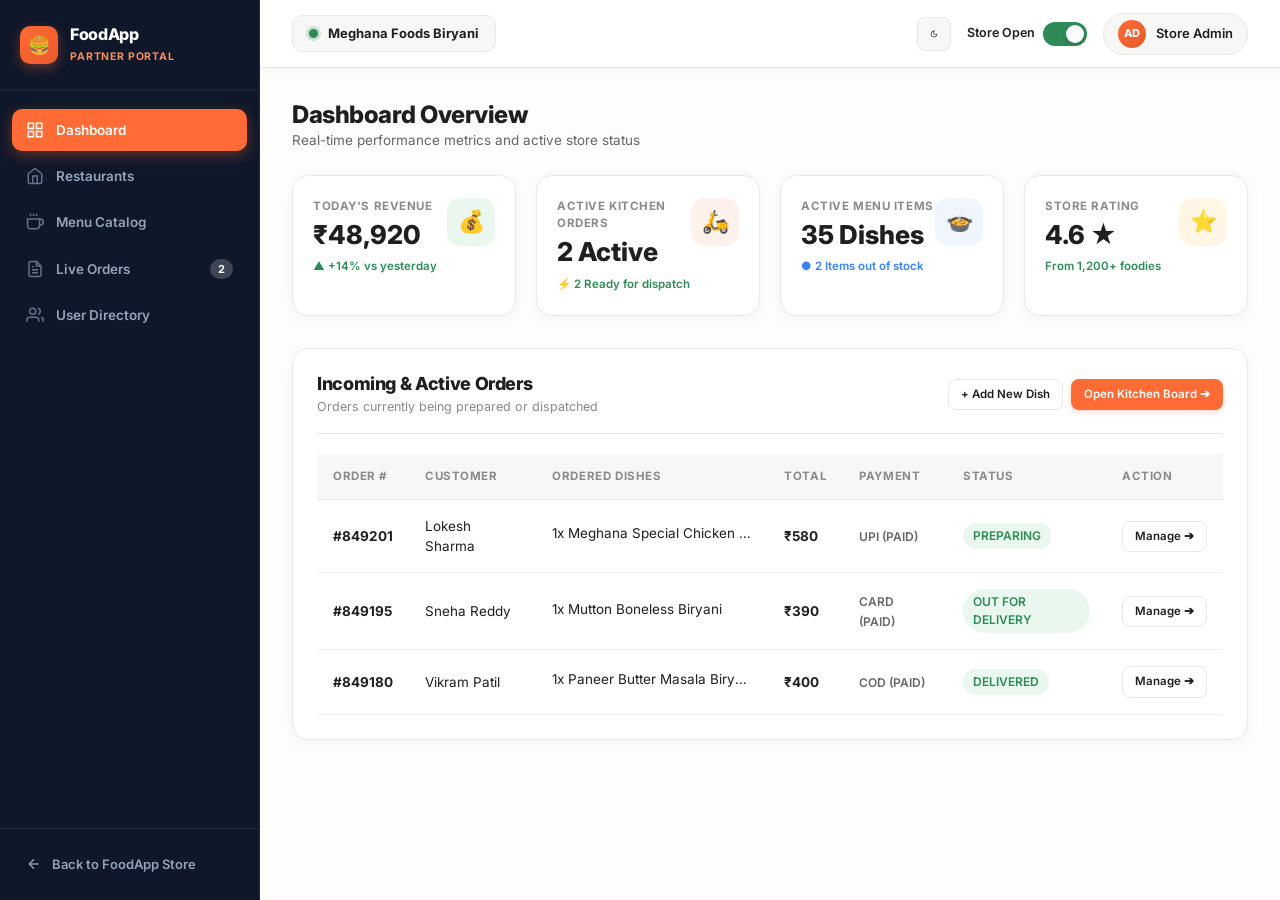
<file: frontend/admin-dashboard.html>
<!doctype html>
<html lang="en">
  <head>
    <meta charset="UTF-8" />
    <meta name="viewport" content="width=device-width, initial-scale=1.0" />
    <meta name="description" content="FoodApp Admin & Restaurant Partner Dashboard for live sales, analytics, and operational management." />
    <title>Admin Dashboard — FoodApp Partner</title>

    <!-- Google Fonts: Inter -->
    <link rel="preconnect" href="https://fonts.googleapis.com">
    <link rel="preconnect" href="https://fonts.gstatic.com" crossorigin>
    <link href="https://fonts.googleapis.com/css2?family=Inter:wght@400;500;600;700;800&display=swap" rel="stylesheet">

    <!-- CSS Stylesheets -->
    <link rel="stylesheet" href="css/design-system.css" />
    <link rel="stylesheet" href="css/components.css" />
    <link rel="stylesheet" href="css/admin.css" />

    <!-- Theme Init (Prevent FOUC) -->
    <script>
      (function() {
        try {
          const saved = localStorage.getItem('foodapp_theme');
          const prefersDark = window.matchMedia && window.matchMedia('(prefers-color-scheme: dark)').matches;
          const theme = saved === 'dark' || (saved !== 'light' && prefersDark) ? 'dark' : 'light';
          document.documentElement.setAttribute('data-theme', theme);
        } catch (e) {}
      })();
    </script>
  </head>
  <body class="admin-body">
    <div class="admin-layout-wrapper">
      <!-- Admin Sidebar -->
      <aside class="admin-sidebar" id="adminSidebar"></aside>

      <!-- Main Admin View Area -->
      <div class="admin-main">
        <!-- Admin Topbar -->
        <header class="admin-topbar" id="adminTopbar"></header>

        <!-- Admin Content Area -->
        <main class="admin-content-area">
          <!-- Page Header -->
          <div style="margin-bottom: 24px;">
            <h1 style="font-size: 24px; font-weight: 800;">Dashboard Overview</h1>
            <p style="font-size: 13.5px; color: var(--color-text-secondary);">Real-time performance metrics and active store status</p>
          </div>

          <!-- 1. KPI CARDS GRID -->
          <div class="kpi-grid" id="dashboardKPIs"></div>

          <!-- 2. QUICK SHORTCUTS & RECENT ORDERS TABLE -->
          <div class="admin-card">
            <div class="admin-card-header">
              <div>
                <h3>Incoming & Active Orders</h3>
                <p style="font-size: 12.5px; color: var(--color-text-muted); margin-top: 2px;">Orders currently being prepared or dispatched</p>
              </div>
              <div class="flex gap-2">
                <a href="admin-menu.html" class="btn btn-outline btn-sm">+ Add New Dish</a>
                <a href="admin-orders.html" class="btn btn-primary btn-sm">Open Kitchen Board ➔</a>
              </div>
            </div>

            <!-- Table -->
            <div class="table-responsive">
              <table class="admin-table">
                <thead>
                  <tr>
                    <th>Order #</th>
                    <th>Customer</th>
                    <th>Ordered Dishes</th>
                    <th>Total</th>
                    <th>Payment</th>
                    <th>Status</th>
                    <th>Action</th>
                  </tr>
                </thead>
                <tbody id="recentOrdersTableBody"></tbody>
              </table>
            </div>
          </div>
        </main>
      </div>
    </div>

    <!-- JavaScript Scripts -->
    <script src="js/mockData.js"></script>
    <script src="js/components.js"></script>
    <script src="js/admin.js"></script>
    <script>
      document.addEventListener('DOMContentLoaded', () => {
        AdminApp.init('dashboard');
      });
    </script>
  </body>
</html>
</file>
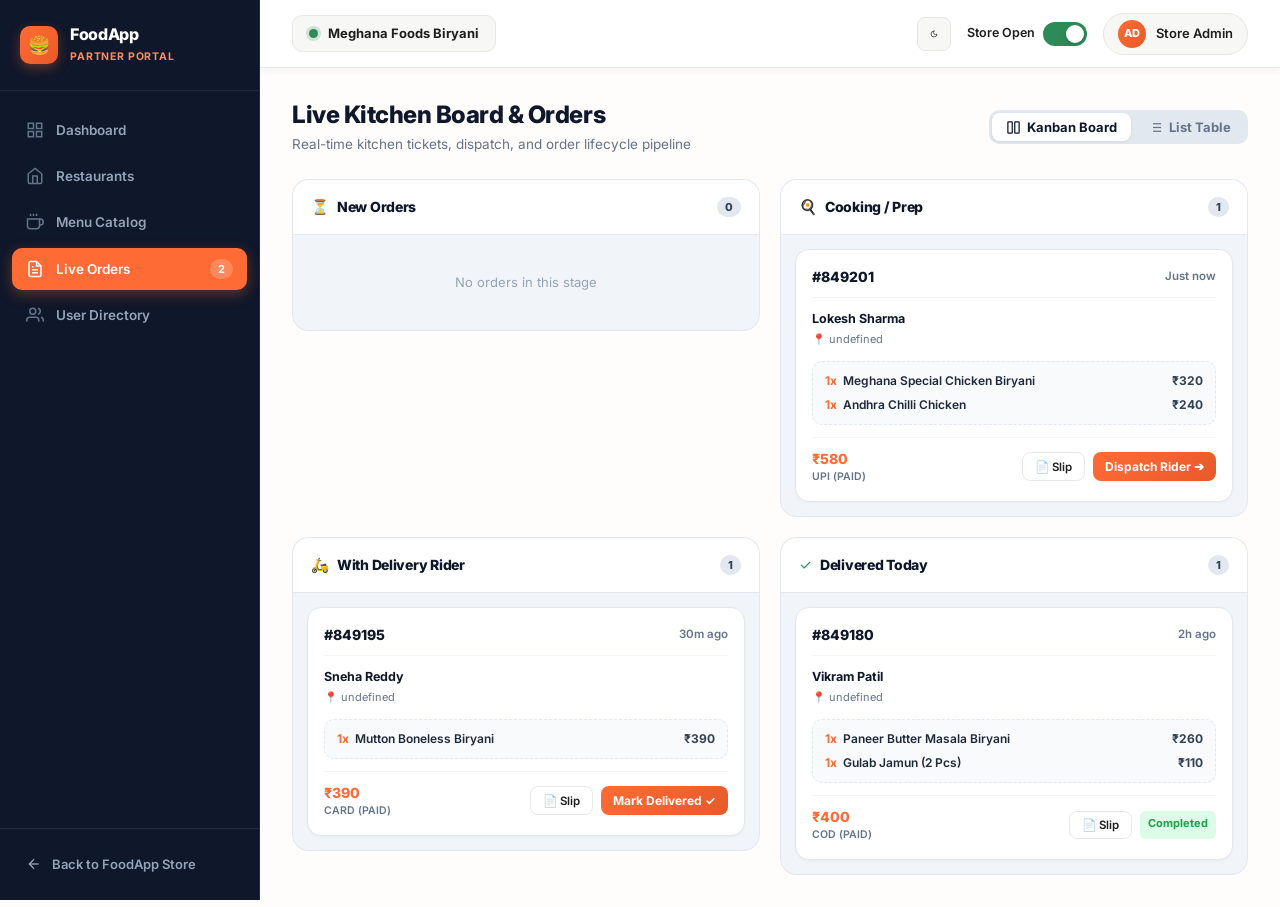
<file: frontend/admin-orders.html>
<!doctype html>
<html lang="en">
  <head>
    <meta charset="UTF-8" />
    <meta name="viewport" content="width=device-width, initial-scale=1.0" />
    <meta name="description" content="Real-time kitchen fulfillment board and order dispatching for FoodApp restaurant partners." />
    <title>Live Kitchen Board & Orders — FoodApp Admin</title>

    <!-- Google Fonts: Inter -->
    <link rel="preconnect" href="https://fonts.googleapis.com">
    <link rel="preconnect" href="https://fonts.gstatic.com" crossorigin>
    <link href="https://fonts.googleapis.com/css2?family=Inter:wght@400;500;600;700;800&display=swap" rel="stylesheet">

    <!-- CSS Stylesheets -->
    <link rel="stylesheet" href="css/design-system.css" />
    <link rel="stylesheet" href="css/components.css" />
    <link rel="stylesheet" href="css/admin.css" />
    <link rel="stylesheet" href="css/admin-orders.css" />

    <!-- Theme Init (Prevent FOUC) -->
    <script>
      (function() {
        try {
          const saved = localStorage.getItem('foodapp_theme');
          const prefersDark = window.matchMedia && window.matchMedia('(prefers-color-scheme: dark)').matches;
          const theme = saved === 'dark' || (saved !== 'light' && prefersDark) ? 'dark' : 'light';
          document.documentElement.setAttribute('data-theme', theme);
        } catch (e) {}
      })();
    </script>
  </head>
  <body class="admin-body">
    <div class="admin-layout-wrapper">
      <!-- Admin Sidebar -->
      <aside class="admin-sidebar" id="adminSidebar"></aside>

      <!-- Main Admin View Area -->
      <div class="admin-main">
        <!-- Admin Topbar -->
        <header class="admin-topbar" id="adminTopbar"></header>

        <!-- Admin Content Area -->
        <main class="admin-content-area">
          <!-- Page Header & View Toggle -->
          <div class="flex items-center justify-between" style="margin-bottom: 24px; flex-wrap: wrap; gap: 16px;">
            <div>
              <h1 style="font-size: 24px; font-weight: 800; color: #0F172A; margin-bottom: 4px;">Live Kitchen Board & Orders</h1>
              <p style="font-size: 13.5px; color: #64748B;">Real-time kitchen tickets, dispatch, and order lifecycle pipeline</p>
            </div>

            <div class="view-switcher-group">
              <button type="button" class="view-switch-btn active" onclick="AdminOrders.switchView('kanban', this)">
                <svg width="15" height="15" viewBox="0 0 24 24" fill="none" stroke="currentColor" stroke-width="2"><rect x="3" y="3" width="7" height="18" rx="1"></rect><rect x="14" y="3" width="7" height="18" rx="1"></rect></svg>
                <span>Kanban Board</span>
              </button>
              <button type="button" class="view-switch-btn" onclick="AdminOrders.switchView('list', this)">
                <svg width="15" height="15" viewBox="0 0 24 24" fill="none" stroke="currentColor" stroke-width="2"><line x1="8" y1="6" x2="21" y2="6"></line><line x1="8" y1="12" x2="21" y2="12"></line><line x1="8" y1="18" x2="21" y2="18"></line><line x1="3" y1="6" x2="3.01" y2="6"></line><line x1="3" y1="12" x2="3.01" y2="12"></line><line x1="3" y1="18" x2="3.01" y2="18"></line></svg>
                <span>List Table</span>
              </button>
            </div>
          </div>

          <!-- 1. KANBAN BOARD VIEW -->
          <div class="kanban-board-grid" id="kanbanGrid">
            <!-- Column 1: Pending -->
            <div class="kanban-column">
              <div class="kanban-column-header">
                <div class="kanban-title-wrap">
                  <span style="color: var(--color-primary);">⏳</span>
                  <h3>New Orders</h3>
                </div>
                <span class="kanban-count-badge" id="countPending">0</span>
              </div>
              <div class="kanban-column-cards" id="kanbanPendingCards"></div>
            </div>

            <!-- Column 2: Kitchen Preparing -->
            <div class="kanban-column">
              <div class="kanban-column-header">
                <div class="kanban-title-wrap">
                  <span>🍳</span>
                  <h3>Cooking / Prep</h3>
                </div>
                <span class="kanban-count-badge" id="countPrep">0</span>
              </div>
              <div class="kanban-column-cards" id="kanbanPrepCards"></div>
            </div>

            <!-- Column 3: Out for Delivery -->
            <div class="kanban-column">
              <div class="kanban-column-header">
                <div class="kanban-title-wrap">
                  <span>🛵</span>
                  <h3>With Delivery Rider</h3>
                </div>
                <span class="kanban-count-badge" id="countOut">0</span>
              </div>
              <div class="kanban-column-cards" id="kanbanOutCards"></div>
            </div>

            <!-- Column 4: Completed -->
            <div class="kanban-column">
              <div class="kanban-column-header">
                <div class="kanban-title-wrap">
                  <span style="color: #16A34A;">✓</span>
                  <h3>Delivered Today</h3>
                </div>
                <span class="kanban-count-badge" id="countDel">0</span>
              </div>
              <div class="kanban-column-cards" id="kanbanDelCards"></div>
            </div>
          </div>

          <!-- 2. LIST VIEW TABLE -->
          <div class="orders-list-view-container" id="ordersListView">
            <div class="admin-card" style="padding: 0; overflow: hidden;">
              <div class="table-responsive">
                <table class="admin-table">
                  <thead>
                    <tr>
                      <th>Order #</th>
                      <th>Customer Info</th>
                      <th>Dishes</th>
                      <th>Total</th>
                      <th>Payment</th>
                      <th>Status</th>
                      <th>Actions</th>
                    </tr>
                  </thead>
                  <tbody id="ordersListTableBody"></tbody>
                </table>
              </div>
            </div>
          </div>
        </main>
      </div>
    </div>

    <!-- KOT Ticket Modal -->
    <div class="modal-overlay" id="kotModal" onclick="AdminOrders.closeModal()">
      <div class="modal-card" style="max-width: 500px;" onclick="event.stopPropagation()">
        <button class="modal-close-btn" onclick="AdminOrders.closeModal()">✕</button>
        <div id="kotSlipContent"></div>
      </div>
    </div>

    <!-- JavaScript Scripts -->
    <script src="js/mockData.js"></script>
    <script src="js/components.js"></script>
    <script src="js/admin.js"></script>
    <script src="js/admin-orders.js"></script>
  </body>
</html>
</file>
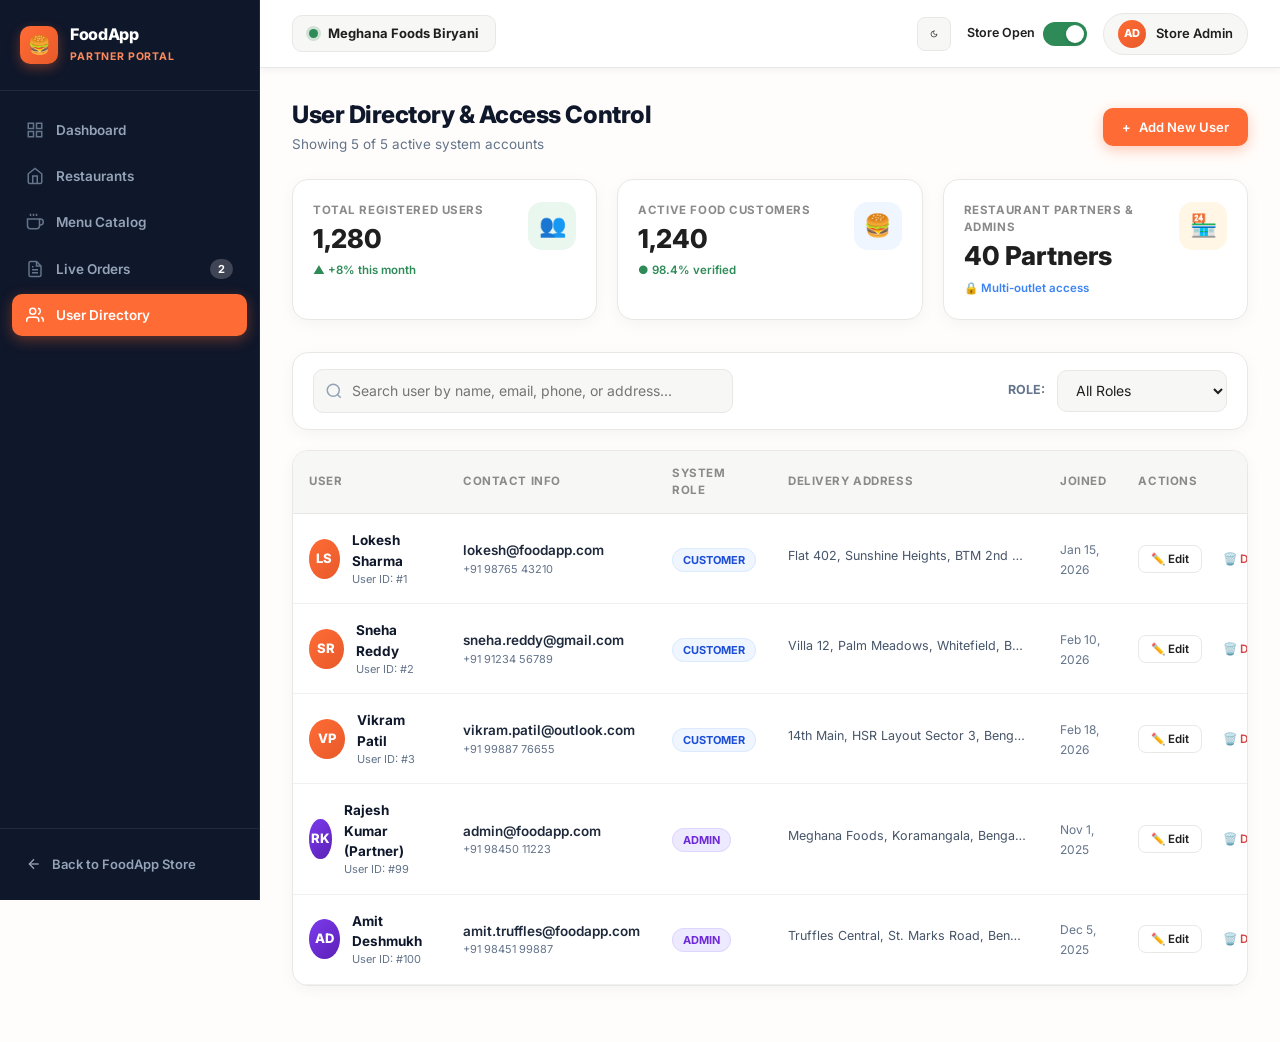
<file: frontend/admin-users.html>
<!doctype html>
<html lang="en">
  <head>
    <meta charset="UTF-8" />
    <meta name="viewport" content="width=device-width, initial-scale=1.0" />
    <meta name="description" content="Manage FoodApp registered users, customer accounts, and restaurant partner staff permissions." />
    <title>User Directory & Access Control — FoodApp Admin</title>

    <!-- Google Fonts: Inter -->
    <link rel="preconnect" href="https://fonts.googleapis.com">
    <link rel="preconnect" href="https://fonts.gstatic.com" crossorigin>
    <link href="https://fonts.googleapis.com/css2?family=Inter:wght@400;500;600;700;800&display=swap" rel="stylesheet">

    <!-- CSS Stylesheets -->
    <link rel="stylesheet" href="css/design-system.css" />
    <link rel="stylesheet" href="css/components.css" />
    <link rel="stylesheet" href="css/admin.css" />

    <!-- Theme Init (Prevent FOUC) -->
    <script>
      (function() {
        try {
          const saved = localStorage.getItem('foodapp_theme');
          const prefersDark = window.matchMedia && window.matchMedia('(prefers-color-scheme: dark)').matches;
          const theme = saved === 'dark' || (saved !== 'light' && prefersDark) ? 'dark' : 'light';
          document.documentElement.setAttribute('data-theme', theme);
        } catch (e) {}
      })();
    </script>
  </head>
  <body class="admin-body">
    <div class="admin-layout-wrapper">
      <!-- Admin Sidebar -->
      <aside class="admin-sidebar" id="adminSidebar"></aside>

      <!-- Main Admin View Area -->
      <div class="admin-main">
        <!-- Admin Topbar -->
        <header class="admin-topbar" id="adminTopbar"></header>

        <!-- Admin Content Area -->
        <main class="admin-content-area">
          <!-- Page Header -->
          <div class="flex items-center justify-between" style="margin-bottom: 24px; flex-wrap: wrap; gap: 16px;">
            <div>
              <h1 style="font-size: 24px; font-weight: 800; color: #0F172A; margin-bottom: 4px;">User Directory & Access Control</h1>
              <p style="font-size: 13.5px; color: #64748B;" id="userCountText">Manage registered customer accounts and partner administrative access</p>
            </div>
            <button type="button" class="btn btn-primary" onclick="AdminUsers.openAddModal()" style="box-shadow: 0 4px 14px rgba(255, 107, 53, 0.35);">
              <span>+</span> Add New User
            </button>
          </div>

          <!-- 1. KPI METRICS SUMMARY ROW -->
          <div class="kpi-grid" id="userMetricsKPIs" style="grid-template-columns: repeat(3, 1fr);"></div>

          <!-- 2. SEARCH & FILTERS TOOLBAR -->
          <div class="admin-card" style="padding: 16px 20px; margin-bottom: 20px;">
            <div class="flex items-center justify-between" style="flex-wrap: wrap; gap: 16px;">
              <div style="flex: 1; max-width: 420px; position: relative;">
                <input type="text" id="userSearchInput" class="saas-input" placeholder="Search user by name, email, phone, or address..." style="padding-left: 38px;">
                <svg width="18" height="18" viewBox="0 0 24 24" fill="none" stroke="#94A3B8" stroke-width="2" style="position: absolute; left: 12px; top: 13px; pointer-events: none;"><circle cx="11" cy="11" r="8"></circle><line x1="21" y1="21" x2="16.65" y2="16.65"></line></svg>
              </div>

              <div class="flex items-center gap-3">
                <label style="font-size: 12.5px; font-weight: 700; color: #64748B; text-transform: uppercase;">Role:</label>
                <select id="userRoleFilter" class="saas-input" style="width: 170px; height: 42px; cursor: pointer;">
                  <option value="ALL">All Roles</option>
                  <option value="CUSTOMER">Customers Only</option>
                  <option value="ADMIN">Admins / Partners</option>
                </select>
              </div>
            </div>
          </div>

          <!-- 3. USERS TABLE CARD -->
          <div class="admin-card" style="padding: 0; overflow: hidden;">
            <div class="table-responsive">
              <table class="admin-table">
                <thead>
                  <tr>
                    <th>User</th>
                    <th>Contact Info</th>
                    <th>System Role</th>
                    <th>Delivery Address</th>
                    <th>Joined</th>
                    <th>Actions</th>
                  </tr>
                </thead>
                <tbody id="usersTableBody"></tbody>
              </table>
            </div>
          </div>
        </main>
      </div>
    </div>

    <!-- Add / Edit User Modal -->
    <div class="modal-overlay" id="userModal" onclick="AdminUsers.closeModal()">
      <div class="modal-card" onclick="event.stopPropagation()">
        <button class="modal-close-btn" onclick="AdminUsers.closeModal()" aria-label="Close modal">✕</button>

        <div class="modal-header-box">
          <h3 id="userModalTitle">Add New System User</h3>
          <p>Create or update user account permissions and contact information</p>
        </div>

        <form id="userForm" onsubmit="AdminUsers.saveUser(event)">
          <input type="hidden" id="formUserId">

          <div class="modal-form-grid">
            <!-- Full Name -->
            <div class="full-col">
              <label class="saas-label" for="formUserName">Full Name *</label>
              <input type="text" id="formUserName" class="saas-input" placeholder="e.g. Rahul Sharma" required>
            </div>

            <!-- Email Address -->
            <div>
              <label class="saas-label" for="formUserEmail">Email Address *</label>
              <input type="email" id="formUserEmail" class="saas-input" placeholder="user@example.com" required>
            </div>

            <!-- Phone Number -->
            <div>
              <label class="saas-label" for="formUserPhone">Mobile Phone *</label>
              <input type="tel" id="formUserPhone" class="saas-input" placeholder="+91 98765 43210" required>
            </div>

            <!-- System Role -->
            <div>
              <label class="saas-label" for="formUserRole">Account Role *</label>
              <select id="formUserRole" class="saas-input" required>
                <option value="CUSTOMER">CUSTOMER (Standard App User)</option>
                <option value="ADMIN">ADMIN (Store Partner / Kitchen Staff)</option>
              </select>
            </div>

            <!-- Password -->
            <div>
              <label class="saas-label" for="formUserPassword">Password</label>
              <input type="password" id="formUserPassword" class="saas-input" placeholder="••••••••">
            </div>

            <!-- Delivery Address -->
            <div class="full-col">
              <label class="saas-label" for="formUserAddress">Primary Address</label>
              <input type="text" id="formUserAddress" class="saas-input" placeholder="e.g. BTM Layout 2nd Stage, Bengaluru">
            </div>
          </div>

          <!-- Footer Actions -->
          <div class="modal-footer-actions">
            <button type="button" class="btn btn-outline" onclick="AdminUsers.closeModal()">Cancel</button>
            <button type="submit" class="btn btn-primary" style="box-shadow: 0 4px 14px rgba(255, 107, 53, 0.35);">
              Save User
            </button>
          </div>
        </form>
      </div>
    </div>

    <!-- JavaScript Scripts -->
    <script src="js/mockData.js"></script>
    <script src="js/components.js"></script>
    <script src="js/admin.js"></script>
    <script src="js/admin-users.js"></script>
  </body>
</html>
</file>
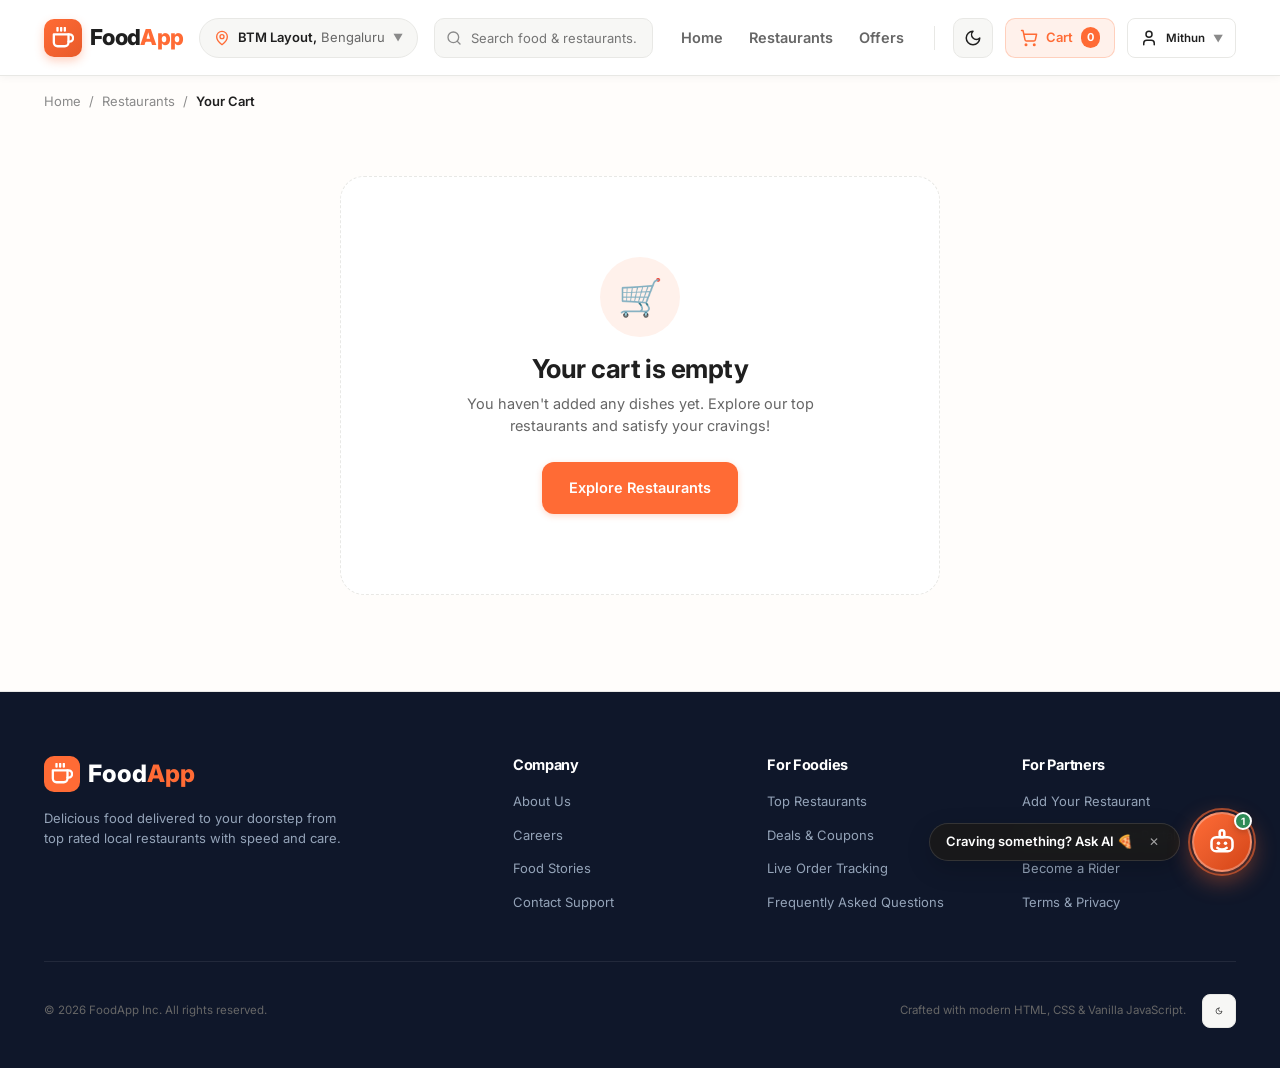
<file: frontend/cart.html>
<!doctype html>
<html lang="en">
  <head>
    <meta charset="UTF-8" />
    <meta name="viewport" content="width=device-width, initial-scale=1.0" />
    <meta name="description" content="Review your food cart, apply coupons, and proceed to secure checkout." />
    <title>Your Cart — FoodApp</title>

    <!-- Google Fonts: Inter -->
    <link rel="preconnect" href="https://fonts.googleapis.com">
    <link rel="preconnect" href="https://fonts.gstatic.com" crossorigin>
    <link href="https://fonts.googleapis.com/css2?family=Inter:wght@400;500;600;700;800&display=swap" rel="stylesheet">

    <!-- CSS Stylesheets -->
    <link rel="stylesheet" href="css/design-system.css" />
    <link rel="stylesheet" href="css/components.css" />
    <link rel="stylesheet" href="css/chatbot.css" />
    <link rel="stylesheet" href="css/cart.css" />

    <!-- Theme Init (Prevent FOUC) -->
    <script>
      (function() {
        try {
          const saved = localStorage.getItem('foodapp_theme');
          const prefersDark = window.matchMedia && window.matchMedia('(prefers-color-scheme: dark)').matches;
          const theme = saved === 'dark' || (saved !== 'light' && prefersDark) ? 'dark' : 'light';
          document.documentElement.setAttribute('data-theme', theme);
        } catch (e) {}
      })();
    </script>
  </head>
  <body>
    <!-- Dynamic Header / Navbar -->
    <div id="navbarPlaceholder"></div>

    <!-- Main Page Content -->
    <main>
      <div class="container">
        <!-- Breadcrumb Navigation -->
        <nav class="breadcrumb-nav" aria-label="Breadcrumb" style="padding: 16px 0 8px 0;">
          <ul class="breadcrumb-list" style="display: flex; gap: 8px; list-style: none; font-size: 13px; color: var(--color-text-muted);">
            <li><a href="index.html">Home</a></li>
            <li>/</li>
            <li><a href="restaurants.html">Restaurants</a></li>
            <li>/</li>
            <li style="color: var(--color-text-primary); font-weight: 600;">Your Cart</li>
          </ul>
        </nav>

        <!-- Cart Main Container (Populated dynamically) -->
        <section class="cart-main-section" id="cartMainContainer"></section>
      </div>
    </main>

    <!-- Dynamic Footer -->
    <div id="footerPlaceholder"></div>

    <!-- JavaScript Scripts -->
    <script src="js/mockData.js"></script>
    <script src="js/components.js"></script>
    <script src="js/chatbot.js"></script>
    <script src="js/cart.js"></script>
  </body>
</html>
</file>
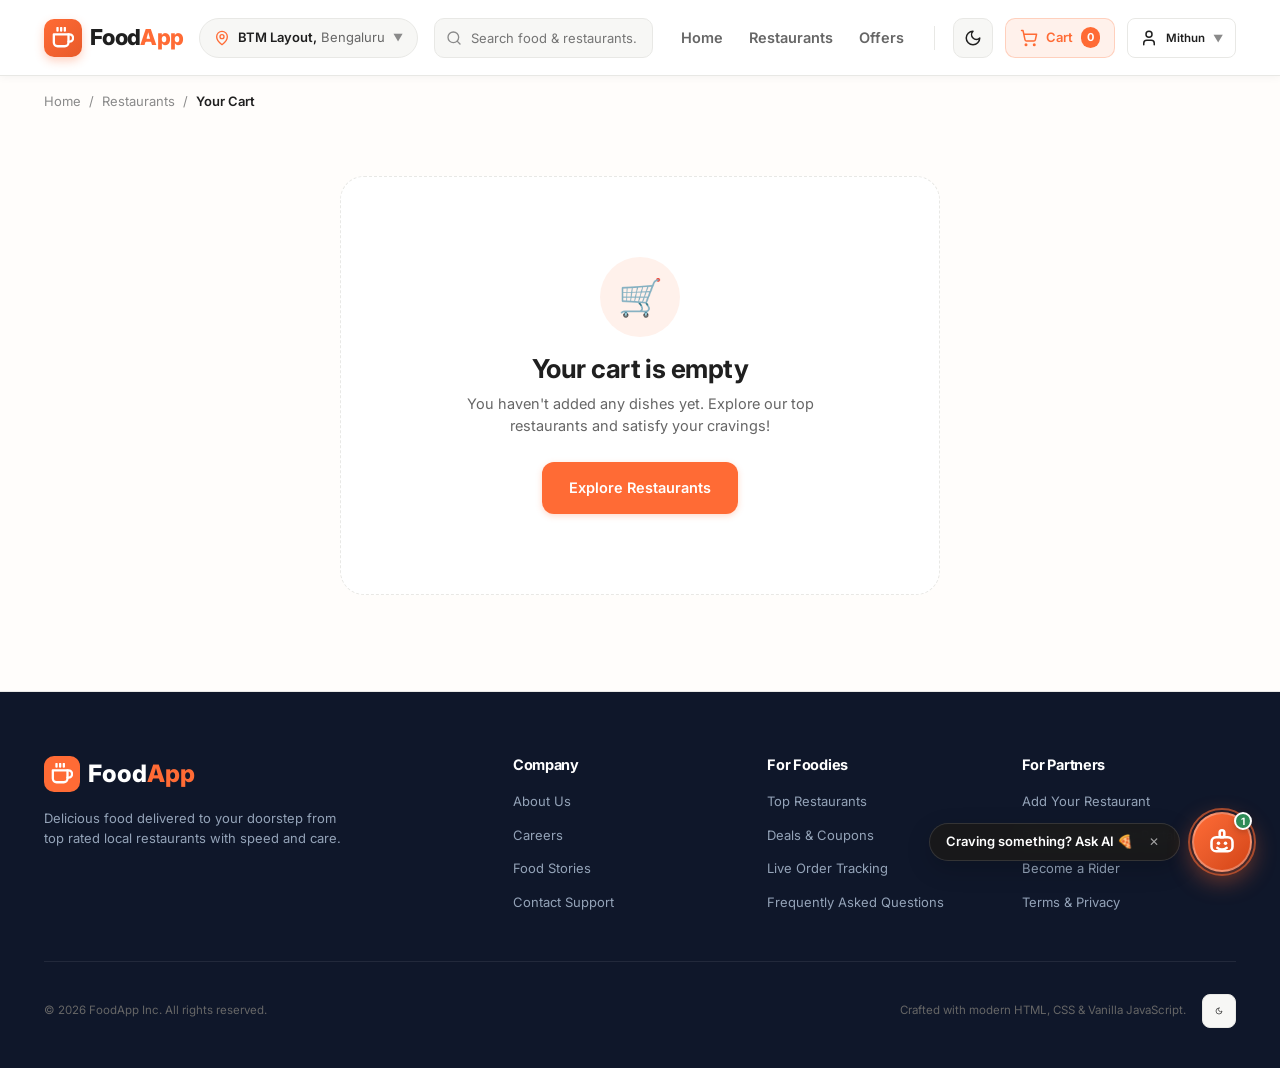
<file: frontend/checkout.html>
<!doctype html>
<html lang="en">
  <head>
    <meta charset="UTF-8" />
    <meta name="viewport" content="width=device-width, initial-scale=1.0" />
    <meta name="description" content="Complete your food order securely with fast delivery and flexible payment options." />
    <title>Secure Checkout — FoodApp</title>

    <!-- Google Fonts: Inter -->
    <link rel="preconnect" href="https://fonts.googleapis.com">
    <link rel="preconnect" href="https://fonts.gstatic.com" crossorigin>
    <link href="https://fonts.googleapis.com/css2?family=Inter:wght@400;500;600;700;800&display=swap" rel="stylesheet">

    <!-- CSS Stylesheets -->
    <link rel="stylesheet" href="css/design-system.css" />
    <link rel="stylesheet" href="css/components.css" />
    <link rel="stylesheet" href="css/chatbot.css" />
    <link rel="stylesheet" href="css/checkout.css" />

    <!-- Theme Init (Prevent FOUC) -->
    <script>
      (function() {
        try {
          const saved = localStorage.getItem('foodapp_theme');
          const prefersDark = window.matchMedia && window.matchMedia('(prefers-color-scheme: dark)').matches;
          const theme = saved === 'dark' || (saved !== 'light' && prefersDark) ? 'dark' : 'light';
          document.documentElement.setAttribute('data-theme', theme);
        } catch (e) {}
      })();
    </script>
  </head>
  <body>
    <!-- Dynamic Header / Navbar -->
    <div id="navbarPlaceholder"></div>

    <!-- Main Page Content -->
    <main>
      <div class="container">
        <!-- Breadcrumb Navigation -->
        <nav class="breadcrumb-nav" aria-label="Breadcrumb" style="padding: 16px 0 8px 0;">
          <ul class="breadcrumb-list" style="display: flex; gap: 8px; list-style: none; font-size: 13px; color: var(--color-text-muted);">
            <li><a href="index.html">Home</a></li>
            <li>/</li>
            <li><a href="cart.html">Cart</a></li>
            <li>/</li>
            <li style="color: var(--color-text-primary); font-weight: 600;">Checkout</li>
          </ul>
        </nav>

        <!-- Main Checkout Layout -->
        <section class="checkout-main-section">
          <div class="checkout-layout">
            <!-- Left Column: Steps (Address & Payment) -->
            <div class="checkout-steps-column">
              <!-- Step 1: Delivery Address -->
              <div class="checkout-step-card">
                <div class="step-card-header">
                  <div class="step-number-badge">1</div>
                  <h3>Select Delivery Address</h3>
                </div>

                <div class="address-cards-grid" id="savedAddressesGrid"></div>

                <button type="button" class="btn-add-address" onclick="Checkout.promptNewAddress()">
                  <span>+</span> Add New Delivery Address
                </button>
              </div>

              <!-- Step 2: Payment Method -->
              <div class="checkout-step-card">
                <div class="step-card-header">
                  <div class="step-number-badge">2</div>
                  <h3>Choose Payment Method</h3>
                </div>

                <div class="payment-methods-list">
                  <!-- Payment 1: UPI -->
                  <div class="payment-method-card selected" onclick="Checkout.selectPaymentMethod('UPI', this)">
                    <div class="payment-header-row">
                      <div class="payment-header-left">
                        <div class="payment-icon-wrap">📱</div>
                        <div class="payment-title-group">
                          <h4>Instant UPI (GPay / PhonePe / Paytm / QR)</h4>
                          <p>Zero extra charges, instant confirmation</p>
                        </div>
                      </div>
                      <div class="payment-radio-circle"></div>
                    </div>

                    <div class="payment-details-box">
                      <div class="form-group">
                        <label class="form-label" style="font-size: 12px;">Enter your UPI VPA ID</label>
                        <input type="text" class="form-input" style="height: 40px; padding-left: 14px;" value="lokesh@oksbi" placeholder="e.g. yourname@okhdfcbank">
                      </div>
                    </div>
                  </div>

                  <!-- Payment 2: Credit / Debit Card -->
                  <div class="payment-method-card" onclick="Checkout.selectPaymentMethod('CARD', this)">
                    <div class="payment-header-row">
                      <div class="payment-header-left">
                        <div class="payment-icon-wrap">💳</div>
                        <div class="payment-title-group">
                          <h4>Credit / Debit Card</h4>
                          <p>Visa, MasterCard, RuPay, Maestro</p>
                        </div>
                      </div>
                      <div class="payment-radio-circle"></div>
                    </div>

                    <div class="payment-details-box">
                      <div class="form-group" style="margin-bottom: 10px;">
                        <label class="form-label" style="font-size: 12px;">Card Number</label>
                        <input type="text" class="form-input" style="height: 40px; padding-left: 14px;" placeholder="4532 •••• •••• 8921">
                      </div>
                      <div class="payment-input-grid">
                        <div class="form-group">
                          <label class="form-label" style="font-size: 12px;">Expiry (MM/YY)</label>
                          <input type="text" class="form-input" style="height: 40px; padding-left: 14px;" placeholder="08/29">
                        </div>
                        <div class="form-group">
                          <label class="form-label" style="font-size: 12px;">CVV</label>
                          <input type="password" class="form-input" style="height: 40px; padding-left: 14px;" placeholder="•••" maxlength="3">
                        </div>
                      </div>
                    </div>
                  </div>

                  <!-- Payment 3: Net Banking -->
                  <div class="payment-method-card" onclick="Checkout.selectPaymentMethod('NET_BANKING', this)">
                    <div class="payment-header-row">
                      <div class="payment-header-left">
                        <div class="payment-icon-wrap">🏦</div>
                        <div class="payment-title-group">
                          <h4>Net Banking</h4>
                          <p>HDFC, ICICI, SBI, Axis and 40+ banks</p>
                        </div>
                      </div>
                      <div class="payment-radio-circle"></div>
                    </div>
                  </div>

                  <!-- Payment 4: Cash on Delivery -->
                  <div class="payment-method-card" onclick="Checkout.selectPaymentMethod('COD', this)">
                    <div class="payment-header-row">
                      <div class="payment-header-left">
                        <div class="payment-icon-wrap">💵</div>
                        <div class="payment-title-group">
                          <h4>Cash on Delivery (COD)</h4>
                          <p>Pay cash or UPI directly to the delivery rider</p>
                        </div>
                      </div>
                      <div class="payment-radio-circle"></div>
                    </div>
                  </div>
                </div>
              </div>
            </div>

            <!-- Right Column: Order Summary & Place Order -->
            <aside class="checkout-summary-card">
              <h3 style="font-size: 18px; font-weight: 700; margin-bottom: 16px;">Order Summary</h3>

              <!-- Mini Restaurant Banner -->
              <div class="checkout-resto-mini" id="checkoutRestoMini"></div>

              <!-- Mini Items List -->
              <div class="checkout-items-mini-list" id="checkoutMiniItemsList"></div>

              <!-- Bill Breakdown -->
              <div id="checkoutBillDetails"></div>

              <!-- Place Order Button -->
              <button type="button" class="btn btn-primary btn-place-order" id="placeOrderBtn" onclick="Checkout.placeOrder()">
                <span>Place Order</span>
                <svg width="18" height="18" viewBox="0 0 24 24" fill="none" stroke="currentColor" stroke-width="2"><path d="M5 12h14"></path><path d="m12 5 7 7-7 7"></path></svg>
              </button>

              <div class="trust-badges-row">
                <div class="trust-badge-item">
                  <span>🔒</span>
                  <span>256-Bit SSL Encrypted Safe Checkout</span>
                </div>
              </div>
            </aside>
          </div>
        </section>
      </div>
    </main>

    <!-- Dynamic Footer -->
    <div id="footerPlaceholder"></div>

    <!-- JavaScript Scripts -->
    <script src="js/mockData.js"></script>
    <script src="js/components.js"></script>
    <script src="js/chatbot.js"></script>
    <script src="js/checkout.js"></script>
  </body>
</html>
</file>
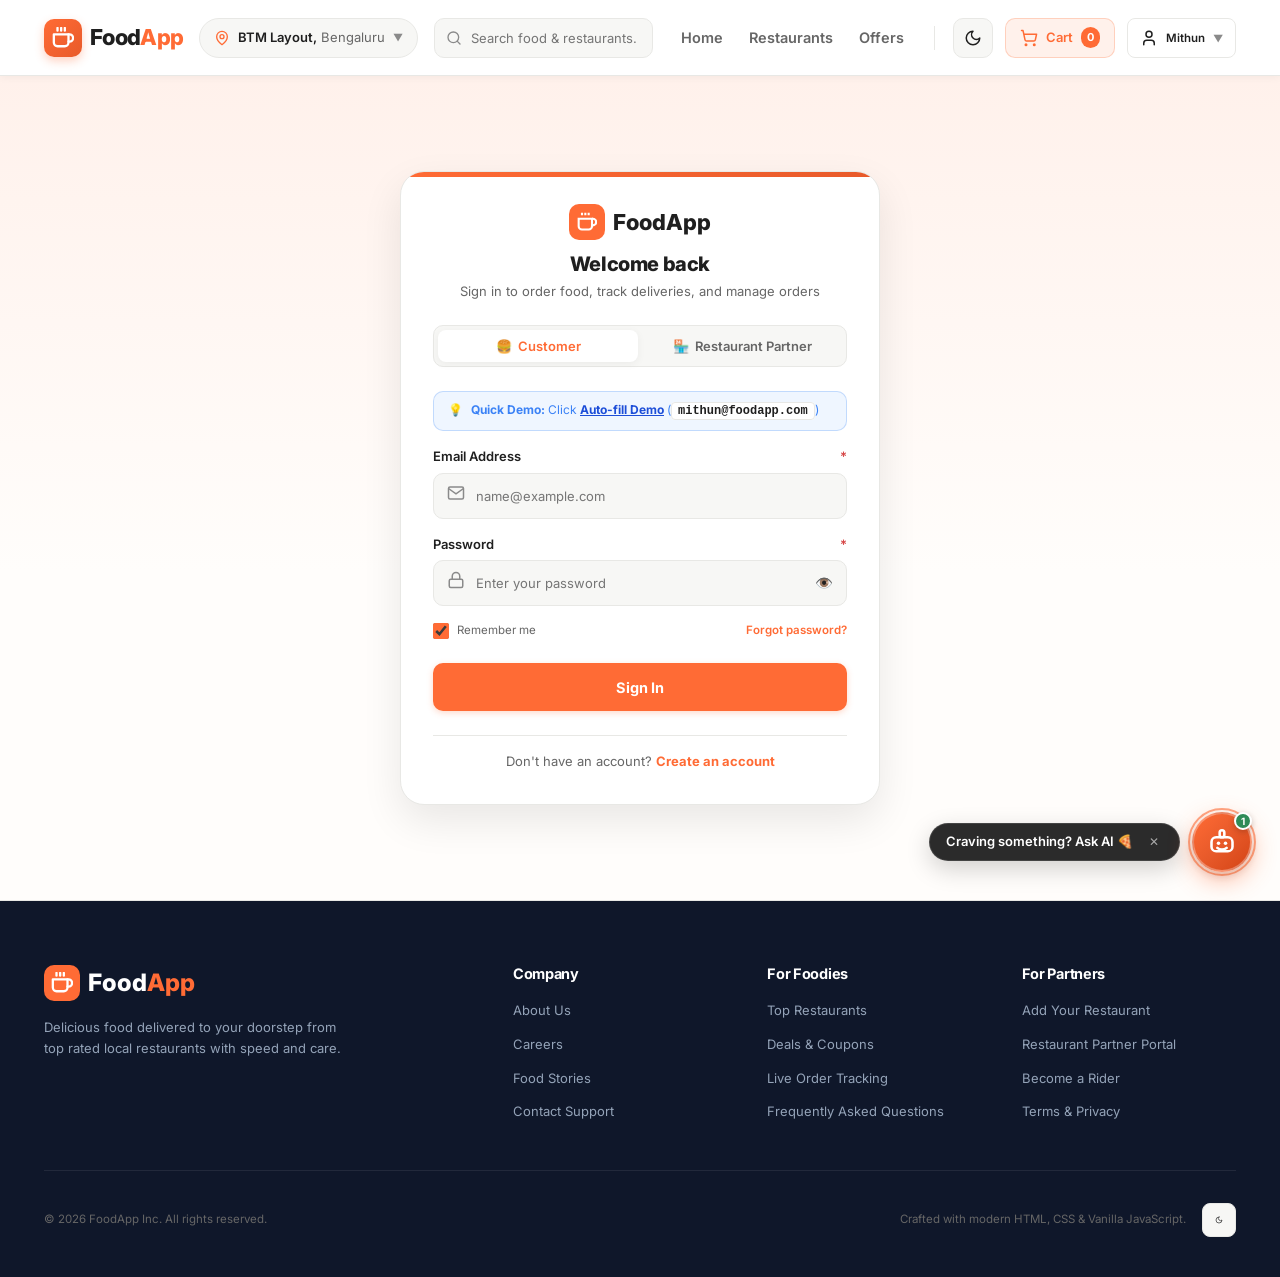
<file: frontend/login.html>
<!doctype html>
<html lang="en">
  <head>
    <meta charset="UTF-8" />
    <meta name="viewport" content="width=device-width, initial-scale=1.0" />
    <meta name="description" content="Login to your FoodApp account to order meals and track live delivery." />
    <title>Login — FoodApp</title>

    <!-- Google Fonts: Inter -->
    <link rel="preconnect" href="https://fonts.googleapis.com">
    <link rel="preconnect" href="https://fonts.gstatic.com" crossorigin>
    <link href="https://fonts.googleapis.com/css2?family=Inter:wght@400;500;600;700;800&display=swap" rel="stylesheet">

    <!-- CSS Stylesheets -->
    <link rel="stylesheet" href="css/design-system.css" />
    <link rel="stylesheet" href="css/components.css" />
    <link rel="stylesheet" href="css/chatbot.css" />
    <link rel="stylesheet" href="css/auth.css" />

    <!-- Theme Init (Prevent FOUC) -->
    <script>
      (function() {
        try {
          const saved = localStorage.getItem('foodapp_theme');
          const prefersDark = window.matchMedia && window.matchMedia('(prefers-color-scheme: dark)').matches;
          const theme = saved === 'dark' || (saved !== 'light' && prefersDark) ? 'dark' : 'light';
          document.documentElement.setAttribute('data-theme', theme);
        } catch (e) {}
      })();
    </script>
  </head>
  <body>
    <!-- Dynamic Header / Navbar -->
    <div id="navbarPlaceholder"></div>

    <!-- Main Authentication View -->
    <main class="auth-page-wrapper">
      <div class="auth-card">
        <!-- Auth Header -->
        <div class="auth-header">
          <a href="index.html" class="auth-logo">
            <div class="logo-icon">
              <svg width="20" height="20" viewBox="0 0 24 24" fill="none" stroke="currentColor" stroke-width="2.5"><path d="M18 8h1a4 4 0 0 1 0 8h-1"></path><path d="M2 8h16v9a4 4 0 0 1-4 4H6a4 4 0 0 1-4-4V8z"></path><line x1="6" y1="1" x2="6" y2="4"></line><line x1="10" y1="1" x2="10" y2="4"></line><line x1="14" y1="1" x2="14" y2="4"></line></svg>
            </div>
            <span>FoodApp</span>
          </a>
          <h1>Welcome back</h1>
          <p>Sign in to order food, track deliveries, and manage orders</p>
        </div>

        <!-- Role Selector (Customer vs Partner/Admin) -->
        <div class="role-tabs-container">
          <button type="button" class="role-tab-btn active" onclick="Auth.setRole('CUSTOMER', this)">
            <span>🍔</span> Customer
          </button>
          <button type="button" class="role-tab-btn" onclick="Auth.setRole('ADMIN', this)">
            <span>🏪</span> Restaurant Partner
          </button>
        </div>

        <!-- Quick Demo Account Helper -->
        <div class="demo-credentials-box">
          <span>💡</span>
          <div>
            <strong>Quick Demo:</strong> Click <a href="#" onclick="event.preventDefault(); Auth.fillDemoCredentials()" style="color: #1D4ED8; font-weight: 700; text-decoration: underline;">Auto-fill Demo</a> (<code id="demoEmail">mithun@foodapp.com</code>)
          </div>
        </div>

        <!-- Login Form -->
        <form class="auth-form" onsubmit="Auth.handleLogin(event)">
          <!-- Email Input -->
          <div class="form-group">
            <label class="form-label" for="loginEmail">
              <span>Email Address</span>
              <span class="required-star">*</span>
            </label>
            <div class="input-with-icon">
              <span class="input-icon-left">
                <svg width="18" height="18" viewBox="0 0 24 24" fill="none" stroke="currentColor" stroke-width="2"><path d="M4 4h16c1.1 0 2 .9 2 2v12c0 1.1-.9 2-2 2H4c-1.1 0-2-.9-2-2V6c0-1.1.9-2 2-2z"></path><polyline points="22,6 12,13 2,6"></polyline></svg>
              </span>
              <input type="email" id="loginEmail" class="form-input" placeholder="name@example.com" autocomplete="email">
            </div>
            <span class="field-error-message" id="loginEmailError"></span>
          </div>

          <!-- Password Input -->
          <div class="form-group">
            <label class="form-label" for="loginPassword">
              <span>Password</span>
              <span class="required-star">*</span>
            </label>
            <div class="input-with-icon">
              <span class="input-icon-left">
                <svg width="18" height="18" viewBox="0 0 24 24" fill="none" stroke="currentColor" stroke-width="2"><rect x="3" y="11" width="18" height="11" rx="2" ry="2"></rect><path d="M7 11V7a5 5 0 0 1 10 0v4"></path></svg>
              </span>
              <input type="password" id="loginPassword" class="form-input" placeholder="Enter your password" autocomplete="current-password">
              <button type="button" class="input-icon-toggle" onclick="Auth.togglePasswordVisibility('loginPassword', this)" aria-label="Toggle password visibility">
                👁️
              </button>
            </div>
            <span class="field-error-message" id="loginPasswordError"></span>
          </div>

          <!-- Remember Me & Forgot Password -->
          <div class="form-options-row">
            <label class="checkbox-label">
              <input type="checkbox" id="rememberMeCheckbox" checked>
              <span>Remember me</span>
            </label>
            <a href="#" onclick="event.preventDefault(); UIComponents.showToast('Password reset link sent to your registered email.', 'normal')" class="forgot-password-link">Forgot password?</a>
          </div>

          <!-- Submit Button -->
          <button type="submit" class="btn btn-primary btn-auth-submit" id="loginSubmitBtn">
            Sign In
          </button>
        </form>

        <!-- Switch to Register -->
        <div class="auth-switch-text">
          Don't have an account? <a href="register.html">Create an account</a>
        </div>
      </div>
    </main>

    <!-- Dynamic Footer -->
    <div id="footerPlaceholder"></div>

    <!-- JavaScript Scripts -->
    <script src="js/mockData.js"></script>
    <script src="js/components.js"></script>
    <script src="js/chatbot.js"></script>
    <script src="js/auth.js"></script>
  </body>
</html>
</file>
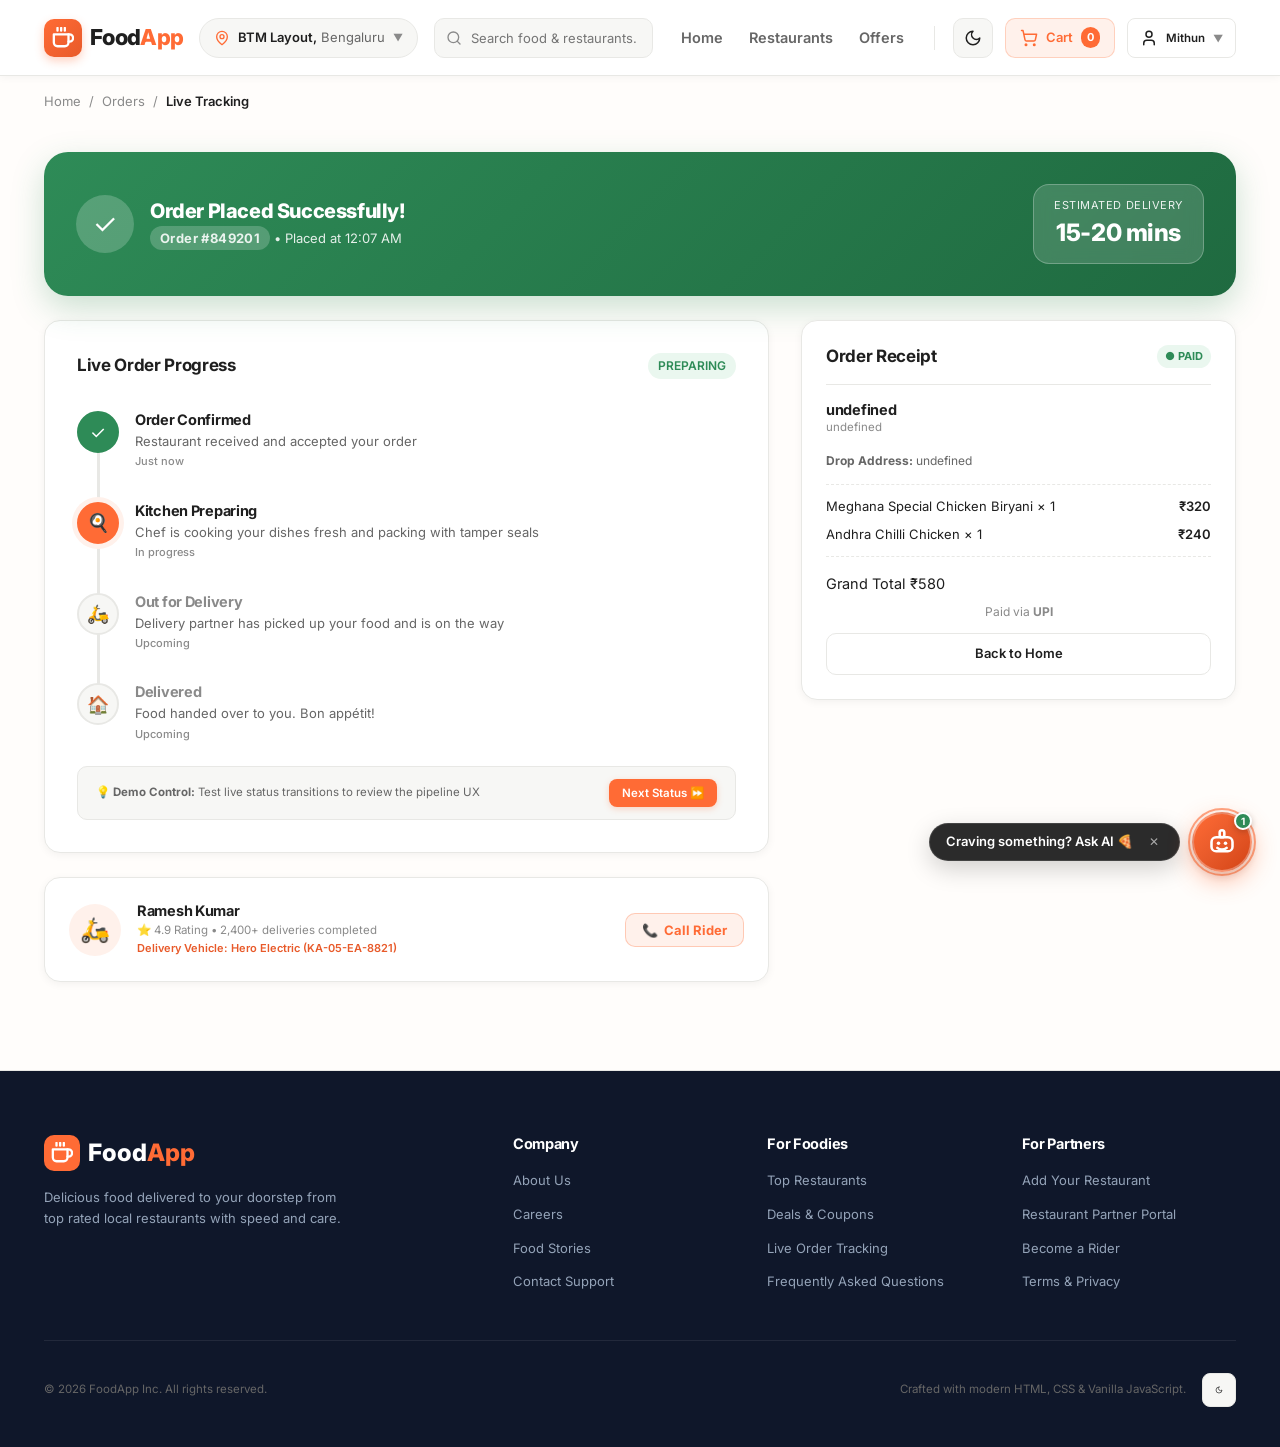
<file: frontend/order-tracking.html>
<!doctype html>
<html lang="en">
  <head>
    <meta charset="UTF-8" />
    <meta name="viewport" content="width=device-width, initial-scale=1.0" />
    <meta name="description" content="Track your food order in real-time from kitchen preparation to doorstep delivery." />
    <title>Live Order Tracking — FoodApp</title>

    <!-- Google Fonts: Inter -->
    <link rel="preconnect" href="https://fonts.googleapis.com">
    <link rel="preconnect" href="https://fonts.gstatic.com" crossorigin>
    <link href="https://fonts.googleapis.com/css2?family=Inter:wght@400;500;600;700;800&display=swap" rel="stylesheet">

    <!-- CSS Stylesheets -->
    <link rel="stylesheet" href="css/design-system.css" />
    <link rel="stylesheet" href="css/components.css" />
    <link rel="stylesheet" href="css/chatbot.css" />
    <link rel="stylesheet" href="css/tracking.css" />

    <!-- Theme Init (Prevent FOUC) -->
    <script>
      (function() {
        try {
          const saved = localStorage.getItem('foodapp_theme');
          const prefersDark = window.matchMedia && window.matchMedia('(prefers-color-scheme: dark)').matches;
          const theme = saved === 'dark' || (saved !== 'light' && prefersDark) ? 'dark' : 'light';
          document.documentElement.setAttribute('data-theme', theme);
        } catch (e) {}
      })();
    </script>
  </head>
  <body>
    <!-- Dynamic Header / Navbar -->
    <div id="navbarPlaceholder"></div>

    <!-- Main Page Content -->
    <main>
      <div class="container">
        <!-- Breadcrumb Navigation -->
        <nav class="breadcrumb-nav" aria-label="Breadcrumb" style="padding: 16px 0 8px 0;">
          <ul class="breadcrumb-list" style="display: flex; gap: 8px; list-style: none; font-size: 13px; color: var(--color-text-muted);">
            <li><a href="index.html">Home</a></li>
            <li>/</li>
            <li><a href="orders.html">Orders</a></li>
            <li>/</li>
            <li style="color: var(--color-text-primary); font-weight: 600;">Live Tracking</li>
          </ul>
        </nav>

        <!-- Tracking Main Container -->
        <section class="tracking-main-section" id="trackingMainContainer"></section>
      </div>
    </main>

    <!-- Dynamic Footer -->
    <div id="footerPlaceholder"></div>

    <!-- JavaScript Scripts -->
    <script src="js/mockData.js"></script>
    <script src="js/components.js"></script>
    <script src="js/chatbot.js"></script>
    <script src="js/tracking.js"></script>
  </body>
</html>
</file>
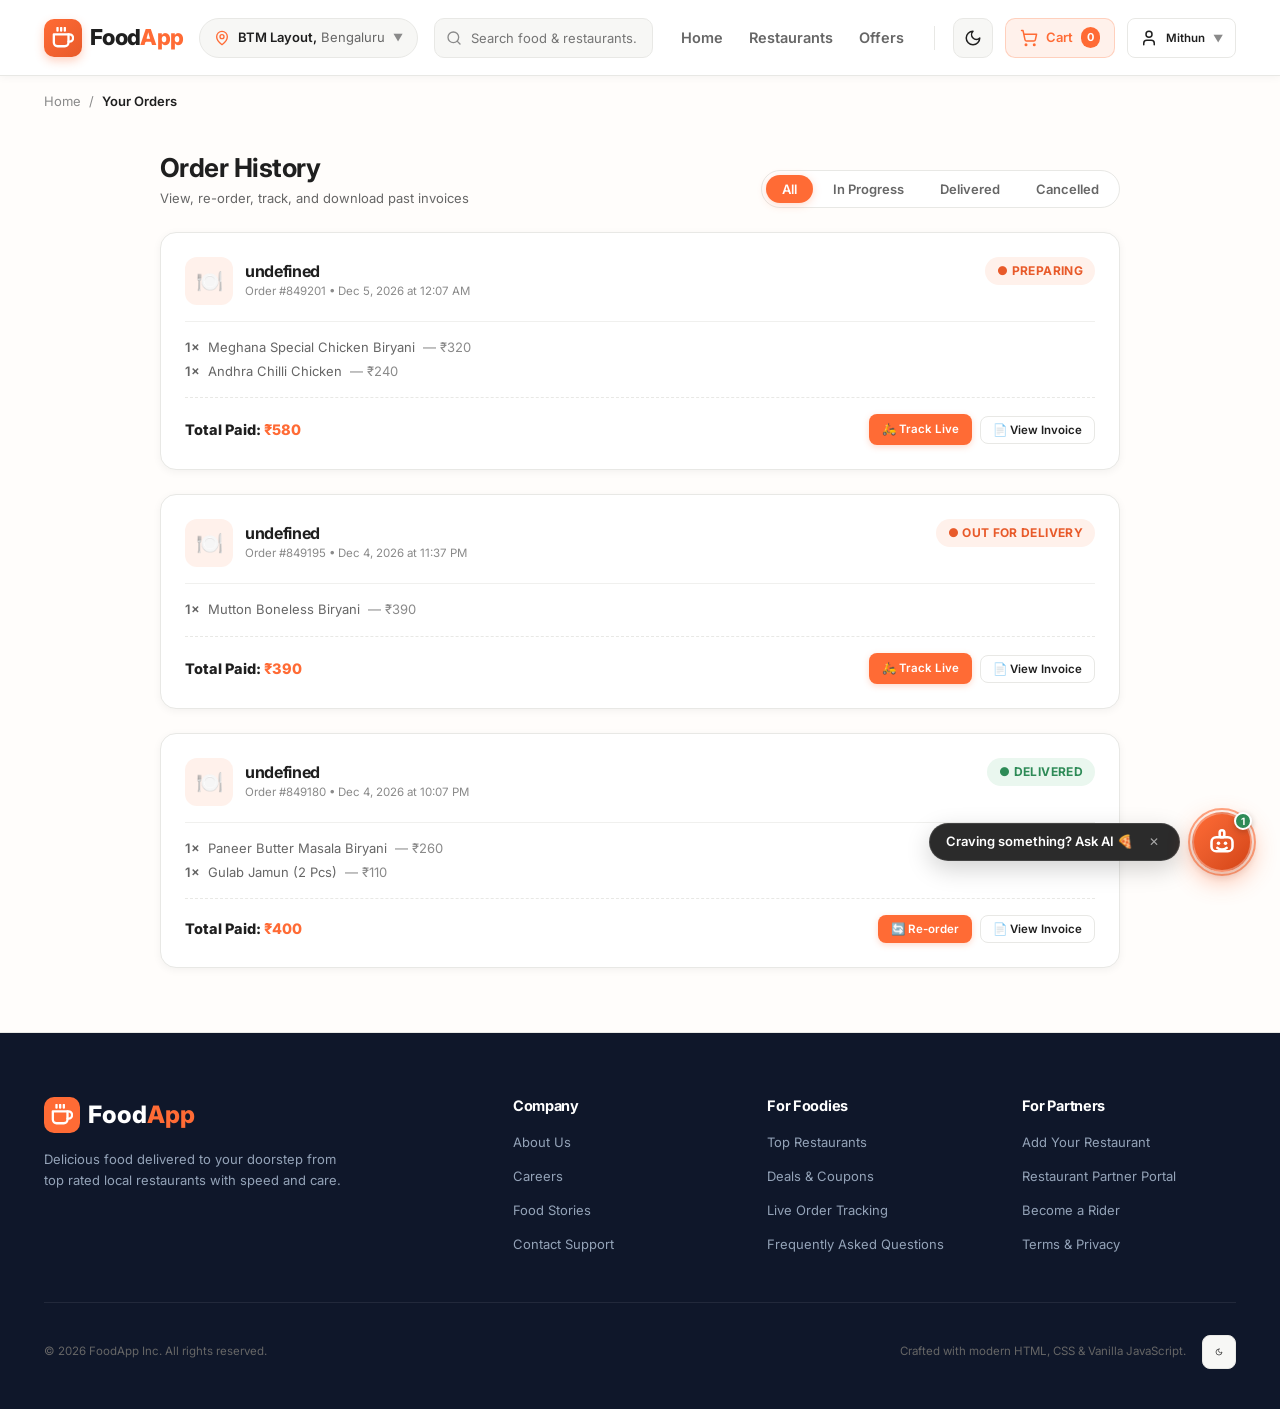
<file: frontend/orders.html>
<!doctype html>
<html lang="en">
  <head>
    <meta charset="UTF-8" />
    <meta name="viewport" content="width=device-width, initial-scale=1.0" />
    <meta name="description" content="View your past food orders, re-order your favourites, and download tax invoices." />
    <title>Your Orders — FoodApp</title>

    <!-- Google Fonts: Inter -->
    <link rel="preconnect" href="https://fonts.googleapis.com">
    <link rel="preconnect" href="https://fonts.gstatic.com" crossorigin>
    <link href="https://fonts.googleapis.com/css2?family=Inter:wght@400;500;600;700;800&display=swap" rel="stylesheet">

    <!-- CSS Stylesheets -->
    <link rel="stylesheet" href="css/design-system.css" />
    <link rel="stylesheet" href="css/components.css" />
    <link rel="stylesheet" href="css/chatbot.css" />
    <link rel="stylesheet" href="css/orders.css" />

    <!-- Theme Init (Prevent FOUC) -->
    <script>
      (function() {
        try {
          const saved = localStorage.getItem('foodapp_theme');
          const prefersDark = window.matchMedia && window.matchMedia('(prefers-color-scheme: dark)').matches;
          const theme = saved === 'dark' || (saved !== 'light' && prefersDark) ? 'dark' : 'light';
          document.documentElement.setAttribute('data-theme', theme);
        } catch (e) {}
      })();
    </script>
  </head>
  <body>
    <!-- Dynamic Header / Navbar -->
    <div id="navbarPlaceholder"></div>

    <!-- Main Page Content -->
    <main>
      <div class="container">
        <!-- Breadcrumb Navigation -->
        <nav class="breadcrumb-nav" aria-label="Breadcrumb" style="padding: 16px 0 8px 0;">
          <ul class="breadcrumb-list" style="display: flex; gap: 8px; list-style: none; font-size: 13px; color: var(--color-text-muted);">
            <li><a href="index.html">Home</a></li>
            <li>/</li>
            <li style="color: var(--color-text-primary); font-weight: 600;">Your Orders</li>
          </ul>
        </nav>

        <!-- Orders Main Section -->
        <section class="orders-main-section">
          <div class="orders-container">
            <!-- Header & Filter Tabs -->
            <div class="orders-page-header">
              <div class="orders-title-group">
                <h1>Order History</h1>
                <p>View, re-order, track, and download past invoices</p>
              </div>

              <!-- Filter Tabs -->
              <div class="orders-filter-tabs">
                <button class="orders-tab-btn active" onclick="OrderHistory.setFilterTab('ALL', this)">All</button>
                <button class="orders-tab-btn" onclick="OrderHistory.setFilterTab('IN_PROGRESS', this)">In Progress</button>
                <button class="orders-tab-btn" onclick="OrderHistory.setFilterTab('DELIVERED', this)">Delivered</button>
                <button class="orders-tab-btn" onclick="OrderHistory.setFilterTab('CANCELLED', this)">Cancelled</button>
              </div>
            </div>

            <!-- Orders List -->
            <div class="orders-list" id="ordersListContainer"></div>
          </div>
        </section>
      </div>
    </main>

    <!-- Invoice Modal -->
    <div class="modal-overlay" id="invoiceModal" onclick="OrderHistory.closeInvoiceModal()">
      <div class="modal-card" onclick="event.stopPropagation()">
        <button class="modal-close-btn" onclick="OrderHistory.closeInvoiceModal()" aria-label="Close invoice">✕</button>
        <div id="invoiceModalContent"></div>
      </div>
    </div>

    <!-- Dynamic Footer -->
    <div id="footerPlaceholder"></div>

    <!-- JavaScript Scripts -->
    <script src="js/mockData.js"></script>
    <script src="js/components.js"></script>
    <script src="js/chatbot.js"></script>
    <script src="js/orders.js"></script>
  </body>
</html>
</file>
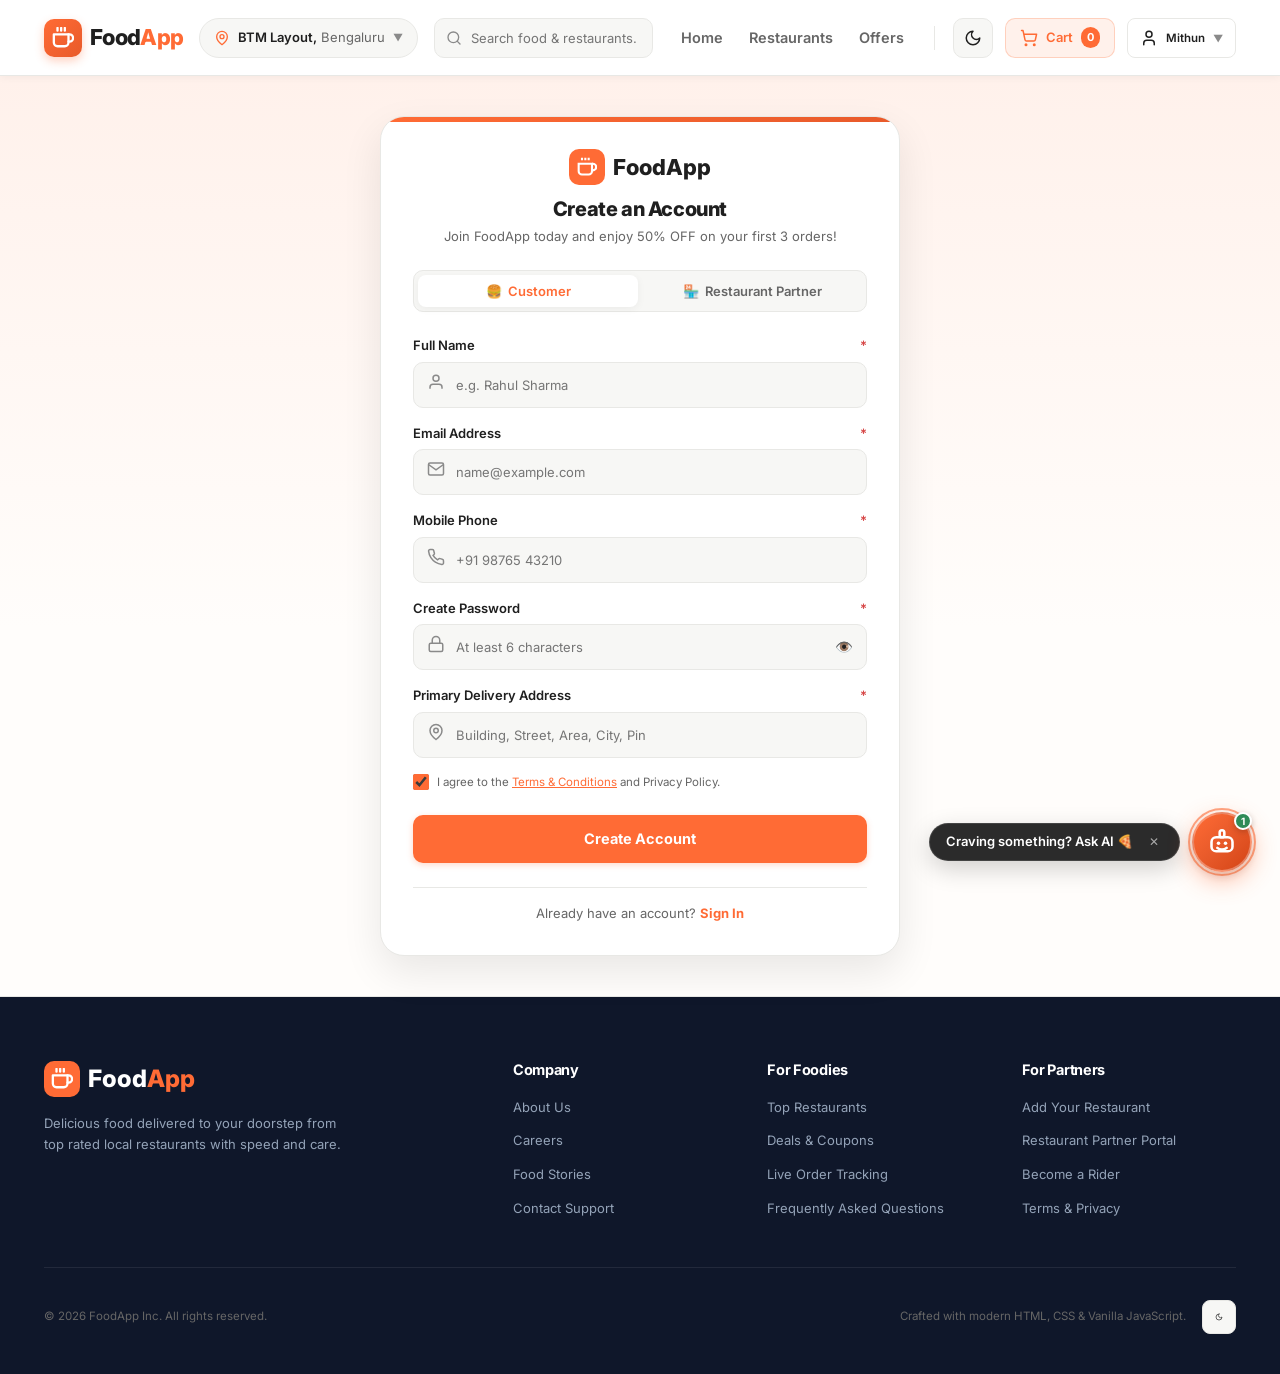
<file: frontend/register.html>
<!doctype html>
<html lang="en">
  <head>
    <meta charset="UTF-8" />
    <meta name="viewport" content="width=device-width, initial-scale=1.0" />
    <meta name="description" content="Create a new FoodApp account to order meals from top restaurants." />
    <title>Create Account — FoodApp</title>

    <!-- Google Fonts: Inter -->
    <link rel="preconnect" href="https://fonts.googleapis.com">
    <link rel="preconnect" href="https://fonts.gstatic.com" crossorigin>
    <link href="https://fonts.googleapis.com/css2?family=Inter:wght@400;500;600;700;800&display=swap" rel="stylesheet">

    <!-- CSS Stylesheets -->
    <link rel="stylesheet" href="css/design-system.css" />
    <link rel="stylesheet" href="css/components.css" />
    <link rel="stylesheet" href="css/chatbot.css" />
    <link rel="stylesheet" href="css/auth.css" />

    <!-- Theme Init (Prevent FOUC) -->
    <script>
      (function() {
        try {
          const saved = localStorage.getItem('foodapp_theme');
          const prefersDark = window.matchMedia && window.matchMedia('(prefers-color-scheme: dark)').matches;
          const theme = saved === 'dark' || (saved !== 'light' && prefersDark) ? 'dark' : 'light';
          document.documentElement.setAttribute('data-theme', theme);
        } catch (e) {}
      })();
    </script>
  </head>
  <body>
    <!-- Dynamic Header / Navbar -->
    <div id="navbarPlaceholder"></div>

    <!-- Main Authentication View -->
    <main class="auth-page-wrapper">
      <div class="auth-card" style="max-width: 520px;">
        <!-- Auth Header -->
        <div class="auth-header">
          <a href="index.html" class="auth-logo">
            <div class="logo-icon">
              <svg width="20" height="20" viewBox="0 0 24 24" fill="none" stroke="currentColor" stroke-width="2.5"><path d="M18 8h1a4 4 0 0 1 0 8h-1"></path><path d="M2 8h16v9a4 4 0 0 1-4 4H6a4 4 0 0 1-4-4V8z"></path><line x1="6" y1="1" x2="6" y2="4"></line><line x1="10" y1="1" x2="10" y2="4"></line><line x1="14" y1="1" x2="14" y2="4"></line></svg>
            </div>
            <span>FoodApp</span>
          </a>
          <h1>Create an Account</h1>
          <p>Join FoodApp today and enjoy 50% OFF on your first 3 orders!</p>
        </div>

        <!-- Role Selector (Customer vs Partner/Admin) -->
        <div class="role-tabs-container">
          <button type="button" class="role-tab-btn active" onclick="Auth.setRole('CUSTOMER', this)">
            <span>🍔</span> Customer
          </button>
          <button type="button" class="role-tab-btn" onclick="Auth.setRole('ADMIN', this)">
            <span>🏪</span> Restaurant Partner
          </button>
        </div>

        <!-- Register Form -->
        <form class="auth-form" onsubmit="Auth.handleRegister(event)">
          <!-- Full Name -->
          <div class="form-group">
            <label class="form-label" for="regName">
              <span>Full Name</span>
              <span class="required-star">*</span>
            </label>
            <div class="input-with-icon">
              <span class="input-icon-left">
                <svg width="18" height="18" viewBox="0 0 24 24" fill="none" stroke="currentColor" stroke-width="2"><path d="M20 21v-2a4 4 0 0 0-4-4H8a4 4 0 0 0-4 4v2"></path><circle cx="12" cy="7" r="4"></circle></svg>
              </span>
              <input type="text" id="regName" class="form-input" placeholder="e.g. Rahul Sharma">
            </div>
            <span class="field-error-message" id="regNameError"></span>
          </div>

          <!-- Email Address -->
          <div class="form-group">
            <label class="form-label" for="regEmail">
              <span>Email Address</span>
              <span class="required-star">*</span>
            </label>
            <div class="input-with-icon">
              <span class="input-icon-left">
                <svg width="18" height="18" viewBox="0 0 24 24" fill="none" stroke="currentColor" stroke-width="2"><path d="M4 4h16c1.1 0 2 .9 2 2v12c0 1.1-.9 2-2 2H4c-1.1 0-2-.9-2-2V6c0-1.1.9-2 2-2z"></path><polyline points="22,6 12,13 2,6"></polyline></svg>
              </span>
              <input type="email" id="regEmail" class="form-input" placeholder="name@example.com">
            </div>
            <span class="field-error-message" id="regEmailError"></span>
          </div>

          <!-- Phone Number -->
          <div class="form-group">
            <label class="form-label" for="regPhone">
              <span>Mobile Phone</span>
              <span class="required-star">*</span>
            </label>
            <div class="input-with-icon">
              <span class="input-icon-left">
                <svg width="18" height="18" viewBox="0 0 24 24" fill="none" stroke="currentColor" stroke-width="2"><path d="M22 16.92v3a2 2 0 0 1-2.18 2 19.79 19.79 0 0 1-8.63-3.07 19.5 19.5 0 0 1-6-6 19.79 19.79 0 0 1-3.07-8.67A2 2 0 0 1 4.11 2h3a2 2 0 0 1 2 1.72 12.84 12.84 0 0 0 .7 2.81 2 2 0 0 1-.45 2.11L8.09 9.91a16 16 0 0 0 6 6l1.27-1.27a2 2 0 0 1 2.11-.45 12.84 12.84 0 0 0 2.81.7A2 2 0 0 1 22 16.92z"></path></svg>
              </span>
              <input type="tel" id="regPhone" class="form-input" placeholder="+91 98765 43210">
            </div>
            <span class="field-error-message" id="regPhoneError"></span>
          </div>

          <!-- Password -->
          <div class="form-group">
            <label class="form-label" for="regPassword">
              <span>Create Password</span>
              <span class="required-star">*</span>
            </label>
            <div class="input-with-icon">
              <span class="input-icon-left">
                <svg width="18" height="18" viewBox="0 0 24 24" fill="none" stroke="currentColor" stroke-width="2"><rect x="3" y="11" width="18" height="11" rx="2" ry="2"></rect><path d="M7 11V7a5 5 0 0 1 10 0v4"></path></svg>
              </span>
              <input type="password" id="regPassword" class="form-input" placeholder="At least 6 characters">
              <button type="button" class="input-icon-toggle" onclick="Auth.togglePasswordVisibility('regPassword', this)" aria-label="Toggle password visibility">
                👁️
              </button>
            </div>
            <span class="field-error-message" id="regPasswordError"></span>
          </div>

          <!-- Default Address -->
          <div class="form-group">
            <label class="form-label" for="regAddress">
              <span>Primary Delivery Address</span>
              <span class="required-star">*</span>
            </label>
            <div class="input-with-icon">
              <span class="input-icon-left">
                <svg width="18" height="18" viewBox="0 0 24 24" fill="none" stroke="currentColor" stroke-width="2"><path d="M20 10c0 6-8 12-8 12s-8-6-8-12a8 8 0 0 1 16 0Z"></path><circle cx="12" cy="10" r="3"></circle></svg>
              </span>
              <input type="text" id="regAddress" class="form-input" placeholder="Building, Street, Area, City, Pin">
            </div>
            <span class="field-error-message" id="regAddressError"></span>
          </div>

          <!-- Terms Checkbox -->
          <div class="form-options-row">
            <label class="checkbox-label">
              <input type="checkbox" required checked>
              <span>I agree to the <a href="#" style="color: var(--color-primary); text-decoration: underline;">Terms & Conditions</a> and Privacy Policy.</span>
            </label>
          </div>

          <!-- Submit Button -->
          <button type="submit" class="btn btn-primary btn-auth-submit" id="regSubmitBtn">
            Create Account
          </button>
        </form>

        <!-- Switch to Login -->
        <div class="auth-switch-text">
          Already have an account? <a href="login.html">Sign In</a>
        </div>
      </div>
    </main>

    <!-- Dynamic Footer -->
    <div id="footerPlaceholder"></div>

    <!-- JavaScript Scripts -->
    <script src="js/mockData.js"></script>
    <script src="js/components.js"></script>
    <script src="js/chatbot.js"></script>
    <script src="js/auth.js"></script>
  </body>
</html>
</file>
<file: frontend/css/design-system.css>
/* ==========================================================================
   FoodApp - Global Design System & CSS Tokens
   Only HTML, CSS, JavaScript
   Light & Dark Mode Adaptive Architecture
   ========================================================================== */

/* --------------------------------------------------------------------------
   1. DEFAULT LIGHT THEME TOKENS
   -------------------------------------------------------------------------- */
:root {
  /* Theme Identifier & System Hint */
  --theme-name: 'light';
  color-scheme: light;

  /* Brand Accent Colors */
  --color-primary: #FF6B35;
  --color-primary-dark: #E85A2A;
  --color-primary-soft: #FFF1EB;
  --color-primary-glow: rgba(255, 107, 53, 0.25);

  /* Neutrals */
  --color-bg: #FFFDFB;
  --color-surface: #FFFFFF;
  --color-surface-soft: #F7F7F5;
  --color-surface-elevated: #FFFFFF;
  --color-border: #E8E8E5;
  --color-border-light: #F0F0EE;
  
  --color-text-primary: #1F1F1F;
  --color-text-secondary: #666666;
  --color-text-muted: #8A8A8A;

  /* Semantic Colors */
  --color-success: #2E8B57;
  --color-success-soft: #EAF7EF;
  --color-warning: #E9A23B;
  --color-warning-soft: #FFF6E5;
  --color-error: #D64545;
  --color-error-soft: #FCECEC;
  --color-info: #3B82F6;
  --color-info-soft: #EFF6FF;

  /* Typography */
  --font-family: 'Inter', system-ui, -apple-system, BlinkMacSystemFont, "Segoe UI", Roboto, sans-serif;
  
  /* Type Scale */
  --font-display: 44px;
  --font-h1: 34px;
  --font-h2: 26px;
  --font-h3: 20px;
  --font-h4: 17px;
  --font-body-lg: 16px;
  --font-body: 14.5px;
  --font-body-sm: 13px;
  --font-caption: 11.5px;

  /* Spacing Scale */
  --space-1: 4px;
  --space-2: 8px;
  --space-3: 12px;
  --space-4: 16px;
  --space-5: 20px;
  --space-6: 24px;
  --space-8: 32px;
  --space-10: 40px;
  --space-12: 48px;
  --space-16: 64px;
  --space-20: 80px;

  /* Border Radius */
  --radius-sm: 8px;
  --radius-btn: 10px;
  --radius-card: 16px;
  --radius-container: 24px;
  --radius-pill: 999px;

  /* Elevation / Shadows */
  --shadow-sm: 0 2px 8px rgba(0, 0, 0, 0.05);
  --shadow-md: 0 8px 24px rgba(0, 0, 0, 0.07);
  --shadow-lg: 0 16px 40px rgba(0, 0, 0, 0.09);
  --shadow-card: 0 4px 16px rgba(0, 0, 0, 0.04);
  --shadow-card-hover: 0 14px 32px rgba(232, 90, 42, 0.12);
  --navbar-bg: rgba(255, 255, 255, 0.92);

  /* Layout */
  --max-width: 1240px;
  --header-height: 76px;

  /* Transitions */
  --transition-fast: 160ms ease-out;
  --transition-normal: 240ms ease-out;
  --transition-theme: background-color 220ms ease, border-color 220ms ease, color 220ms ease, box-shadow 220ms ease;
}

/* --------------------------------------------------------------------------
   2. DARK THEME TOKENS (Sleek Midnight Obsidian)
   -------------------------------------------------------------------------- */
[data-theme="dark"] {
  --theme-name: 'dark';
  color-scheme: dark;

  /* Brand Accent Colors */
  --color-primary: #FF7A45;
  --color-primary-dark: #FF5A20;
  --color-primary-soft: rgba(255, 122, 69, 0.16);
  --color-primary-glow: rgba(255, 122, 69, 0.35);

  /* Deep Slate / Midnight Neutrals */
  --color-bg: #0B0F19;
  --color-surface: #131B2A;
  --color-surface-soft: #1A2438;
  --color-surface-elevated: #1F2C44;
  --color-border: #243048;
  --color-border-light: #1A2438;
  
  --color-text-primary: #F8FAFC;
  --color-text-secondary: #94A3B8;
  --color-text-muted: #64748B;

  /* Semantic Colors (Refined for Dark Backdrop) */
  --color-success: #34D399;
  --color-success-soft: rgba(52, 211, 153, 0.16);
  --color-warning: #FBBF24;
  --color-warning-soft: rgba(251, 191, 36, 0.16);
  --color-error: #F87171;
  --color-error-soft: rgba(248, 113, 113, 0.16);
  --color-info: #60A5FA;
  --color-info-soft: rgba(96, 165, 250, 0.16);

  /* Dark Elevation / Shadows */
  --shadow-sm: 0 2px 8px rgba(0, 0, 0, 0.4);
  --shadow-md: 0 8px 24px rgba(0, 0, 0, 0.55);
  --shadow-lg: 0 16px 40px rgba(0, 0, 0, 0.7);
  --shadow-card: 0 4px 16px rgba(0, 0, 0, 0.35);
  --shadow-card-hover: 0 14px 32px rgba(255, 122, 69, 0.22);
  --navbar-bg: rgba(11, 15, 25, 0.92);
}

/* --------------------------------------------------------------------------
   3. CSS RESET & BOX SIZING
   -------------------------------------------------------------------------- */
*, *::before, *::after {
  box-sizing: border-box;
  margin: 0;
  padding: 0;
}

html {
  font-size: 16px;
  scroll-behavior: smooth;
  -webkit-text-size-adjust: 100%;
  background-color: var(--color-bg);
}

body {
  font-family: var(--font-family);
  background-color: var(--color-bg);
  color: var(--color-text-primary);
  line-height: 1.5;
  font-size: var(--font-body);
  -webkit-font-smoothing: antialiased;
  -moz-osx-font-smoothing: grayscale;
  min-height: 100vh;
  display: flex;
  flex-direction: column;
  transition: var(--transition-theme);
}

/* Headings */
h1, h2, h3, h4, h5, h6 {
  color: var(--color-text-primary);
  font-weight: 700;
  letter-spacing: -0.02em;
  line-height: 1.25;
}

h1 { font-size: var(--font-h1); }
h2 { font-size: var(--font-h2); }
h3 { font-size: var(--font-h3); }
h4 { font-size: var(--font-h4); }

p {
  color: var(--color-text-secondary);
  line-height: 1.55;
}

a {
  color: inherit;
  text-decoration: none;
  transition: color var(--transition-fast);
}

img {
  max-width: 100%;
  height: auto;
  display: block;
  object-fit: cover;
}

button, input, select, textarea {
  font-family: inherit;
  font-size: inherit;
  color: var(--color-text-primary);
}

button {
  cursor: pointer;
  border: none;
  background: none;
  user-select: none;
}

/* Global Scrollbar Styling */
::-webkit-scrollbar {
  width: 10px;
  height: 10px;
}

::-webkit-scrollbar-track {
  background: var(--color-bg);
}

::-webkit-scrollbar-thumb {
  background: var(--color-border);
  border-radius: 999px;
  border: 2px solid var(--color-bg);
}

::-webkit-scrollbar-thumb:hover {
  background: var(--color-text-muted);
}

/* Global Container */
.container {
  width: 100%;
  max-width: var(--max-width);
  margin-left: auto;
  margin-right: auto;
  padding-left: var(--space-6);
  padding-right: var(--space-6);
}

@media (max-width: 768px) {
  .container {
    padding-left: var(--space-4);
    padding-right: var(--space-4);
  }
}

/* Base Utility Classes */
.flex { display: flex; }
.flex-col { display: flex; flex-direction: column; }
.items-center { align-items: center; }
.justify-between { justify-content: space-between; }
.justify-center { justify-content: center; }
.gap-1 { gap: var(--space-1); }
.gap-2 { gap: var(--space-2); }
.gap-3 { gap: var(--space-3); }
.gap-4 { gap: var(--space-4); }
.gap-6 { gap: var(--space-6); }
.gap-8 { gap: var(--space-8); }

.w-full { width: 100%; }
.text-center { text-align: center; }
.truncate {
  overflow: hidden;
  text-overflow: ellipsis;
  white-space: nowrap;
}

/* Accessibility Focus States */
button:focus-visible, a:focus-visible, input:focus-visible, select:focus-visible, textarea:focus-visible {
  outline: 2px solid var(--color-primary);
  outline-offset: 2px;
}
</file>
<file: frontend/css/components.css>
/* ==========================================================================
   FoodApp - Shared UI Components
   Only HTML, CSS, JavaScript
   Light & Dark Mode Adaptive
   ========================================================================== */

/* --------------------------------------------------------------------------
   1. NAVBAR COMPONENT
   -------------------------------------------------------------------------- */
.navbar {
  position: sticky;
  top: 0;
  z-index: 1000;
  background-color: var(--navbar-bg);
  backdrop-filter: blur(14px);
  -webkit-backdrop-filter: blur(14px);
  border-bottom: 1px solid var(--color-border);
  height: var(--header-height);
  display: flex;
  align-items: center;
  box-shadow: 0 2px 8px rgba(0, 0, 0, 0.04);
  transition: box-shadow var(--transition-fast), background-color 220ms ease, border-color 220ms ease;
}

[data-theme="dark"] .navbar {
  border-bottom: 1px solid rgba(255, 255, 255, 0.12);
  box-shadow: 0 4px 20px rgba(0, 0, 0, 0.5);
}

.navbar.scrolled {
  box-shadow: var(--shadow-md);
}

.nav-container {
  display: flex;
  align-items: center;
  justify-content: space-between;
  gap: var(--space-4);
  width: 100%;
}

/* Brand Logo */
.brand-logo {
  display: flex;
  align-items: center;
  gap: var(--space-2);
  font-weight: 800;
  font-size: 22px;
  color: var(--color-text-primary);
  text-decoration: none;
  letter-spacing: -0.03em;
  flex-shrink: 0;
}

.brand-logo .logo-icon {
  width: 38px;
  height: 38px;
  background: linear-gradient(135deg, var(--color-primary), var(--color-primary-dark));
  color: #FFFFFF;
  border-radius: var(--radius-btn);
  display: flex;
  align-items: center;
  justify-content: center;
  box-shadow: 0 4px 10px rgba(255, 107, 53, 0.3);
}

.brand-logo .logo-text span {
  color: var(--color-primary);
}

/* Location Selector */
.location-selector {
  display: inline-flex;
  align-items: center;
  gap: var(--space-2);
  padding: 0 14px;
  height: 40px;
  background-color: var(--color-surface-soft);
  border: 1px solid var(--color-border);
  border-radius: var(--radius-pill);
  font-size: var(--font-body-sm);
  color: var(--color-text-primary);
  cursor: pointer;
  transition: all var(--transition-fast);
  max-width: 220px;
  flex-shrink: 0;
}

.location-selector:hover {
  background-color: var(--color-primary-soft);
  border-color: rgba(255, 107, 53, 0.3);
}

.location-selector .loc-icon {
  color: var(--color-primary);
  flex-shrink: 0;
  display: flex;
  align-items: center;
}

.location-selector .loc-text {
  font-weight: 600;
  color: var(--color-text-primary);
}

.location-selector .loc-city {
  color: var(--color-text-secondary);
  font-weight: 400;
}

.location-selector .loc-arrow {
  color: var(--color-text-muted);
  font-size: 10px;
}

/* Nav Search Bar */
.nav-search {
  flex: 1 1 240px;
  max-width: 320px;
  position: relative;
}

.search-input-wrapper {
  position: relative;
  width: 100%;
  display: flex;
  align-items: center;
}

.search-input-wrapper .search-icon {
  position: absolute;
  left: 12px;
  top: 50%;
  transform: translateY(-50%);
  color: var(--color-text-muted);
  pointer-events: none;
  display: flex;
  align-items: center;
  justify-content: center;
  z-index: 2;
  line-height: 1;
}

.search-input-wrapper .search-icon svg {
  width: 16px;
  height: 16px;
  display: block;
}

.search-input-wrapper input {
  width: 100%;
  height: 40px;
  padding: 0 14px 0 36px;
  background-color: var(--color-surface-soft);
  border: 1px solid var(--color-border);
  border-radius: var(--radius-btn);
  font-size: var(--font-body-sm);
  color: var(--color-text-primary);
  transition: all var(--transition-fast);
}

.search-input-wrapper input:focus {
  background-color: var(--color-surface);
  border-color: var(--color-primary);
  box-shadow: 0 0 0 3px var(--color-primary-soft);
  outline: none;
}

/* Nav Navigation Links */
.nav-links {
  display: flex;
  align-items: center;
  gap: 2px;
  list-style: none;
  flex-shrink: 0;
}

.nav-link {
  display: inline-flex;
  align-items: center;
  gap: 6px;
  height: 40px;
  font-size: var(--font-body);
  font-weight: 600;
  color: var(--color-text-secondary);
  padding: 0 12px;
  border-radius: var(--radius-btn);
  transition: all var(--transition-fast);
}

.nav-link:hover, .nav-link.active {
  color: var(--color-primary);
  background-color: var(--color-primary-soft);
}

/* Nav Subtle Divider Line */
.nav-divider {
  width: 1px;
  height: 24px;
  background-color: var(--color-border);
  flex-shrink: 0;
  margin: 0 2px;
}

[data-theme="dark"] .nav-divider {
  background-color: rgba(255, 255, 255, 0.12);
}

/* Theme Toggle Button (Sleek Micro-Interaction) */
.theme-toggle-btn {
  width: 40px;
  height: 40px;
  border-radius: var(--radius-btn);
  display: inline-flex;
  align-items: center;
  justify-content: center;
  background-color: var(--color-surface-soft);
  color: var(--color-text-primary);
  border: 1px solid var(--color-border);
  cursor: pointer;
  transition: all 220ms cubic-bezier(0.34, 1.56, 0.64, 1);
  position: relative;
  flex-shrink: 0;
}

.theme-toggle-btn:hover {
  background-color: var(--color-primary-soft);
  color: var(--color-primary);
  border-color: var(--color-primary);
  transform: rotate(15deg) scale(1.05);
}

.theme-toggle-btn.is-dark {
  color: #FBBF24;
}

.theme-toggle-btn.is-dark:hover {
  color: #FCD34D;
  background-color: rgba(251, 191, 36, 0.15);
  border-color: rgba(251, 191, 36, 0.4);
}

.theme-toggle-btn.btn-sm {
  width: 34px;
  height: 34px;
}

/* Cart Button */
.nav-cart-btn {
  position: relative;
  display: inline-flex;
  align-items: center;
  justify-content: center;
  gap: var(--space-2);
  height: 40px;
  background-color: var(--color-primary-soft);
  color: var(--color-primary);
  font-weight: 600;
  font-size: var(--font-body-sm);
  padding: 0 14px;
  border-radius: var(--radius-btn);
  border: 1px solid rgba(255, 107, 53, 0.25);
  transition: all var(--transition-fast);
  flex-shrink: 0;
}

.nav-cart-btn:hover {
  background-color: var(--color-primary);
  color: #FFFFFF;
  border-color: var(--color-primary);
}

.nav-cart-btn .cart-badge {
  background-color: var(--color-primary);
  color: #FFFFFF;
  font-size: 11px;
  font-weight: 700;
  padding: 2px 6px;
  border-radius: var(--radius-pill);
  min-width: 18px;
  text-align: center;
  transition: background var(--transition-fast);
}

.nav-cart-btn:hover .cart-badge {
  background-color: #FFFFFF;
  color: var(--color-primary);
}

/* Navbar Profile Dropdown Menu */
.nav-user-dropdown-wrap {
  position: relative;
  display: flex;
  align-items: center;
}

.nav-user-dropdown-wrap .btn {
  height: 40px;
}

.nav-user-dropdown-menu {
  position: absolute;
  top: calc(100% + 8px);
  right: 0;
  width: 230px;
  background-color: var(--color-surface);
  border: 1px solid var(--color-border);
  border-radius: var(--radius-card);
  box-shadow: var(--shadow-lg);
  padding: 8px;
  display: none;
  flex-direction: column;
  z-index: 2500;
  animation: dropdownFadeIn 160ms ease-out;
}

.nav-user-dropdown-menu.active {
  display: flex;
}

@keyframes dropdownFadeIn {
  from { opacity: 0; transform: translateY(-6px); }
  to { opacity: 1; transform: translateY(0); }
}

.dropdown-user-header {
  padding: 10px 12px;
  background-color: var(--color-surface-soft);
  border-radius: 8px;
  margin-bottom: 4px;
}

.dropdown-user-name {
  font-weight: 700;
  font-size: 13.5px;
  color: var(--color-text-primary);
}

.dropdown-user-email {
  font-size: 11px;
  color: var(--color-text-muted);
  margin-bottom: 4px;
}

.dropdown-role-tag {
  font-size: 10px;
  font-weight: 700;
  padding: 2px 6px;
  border-radius: var(--radius-pill);
  background-color: var(--color-primary-soft);
  color: var(--color-primary);
  text-transform: uppercase;
}

.dropdown-divider {
  height: 1px;
  background-color: var(--color-border);
  margin: 4px 0;
}

.dropdown-item {
  display: flex;
  align-items: center;
  gap: 10px;
  padding: 9px 12px;
  border-radius: 6px;
  font-size: 13px;
  font-weight: 600;
  color: var(--color-text-secondary);
  text-decoration: none;
  transition: all var(--transition-fast);
  background: transparent;
  border: none;
  width: 100%;
  text-align: left;
  cursor: pointer;
}

.dropdown-item:hover {
  background-color: var(--color-surface-soft);
  color: var(--color-primary);
}

.dropdown-item.logout {
  color: var(--color-error);
}

.dropdown-item.logout:hover {
  background-color: var(--color-error-soft);
}

.dropdown-badge-theme {
  font-size: 10px;
  font-weight: 700;
  padding: 2px 6px;
  border-radius: 4px;
  background-color: var(--color-surface-soft);
  color: var(--color-text-muted);
  border: 1px solid var(--color-border);
}

/* Mobile Nav Toggle */
.mobile-nav-toggle {
  display: none;
  background: none;
  border: none;
  color: var(--color-text-primary);
  padding: var(--space-2);
}

/* --------------------------------------------------------------------------
   2. BUTTONS & CONTROLS
   -------------------------------------------------------------------------- */
.btn {
  display: inline-flex;
  align-items: center;
  justify-content: center;
  gap: var(--space-2);
  font-weight: 600;
  font-size: var(--font-body-sm);
  padding: 10px 18px;
  border-radius: var(--radius-btn);
  transition: all var(--transition-fast);
  cursor: pointer;
  text-align: center;
  border: 1px solid transparent;
  white-space: nowrap;
}

.btn-primary {
  background-color: var(--color-primary);
  color: #FFFFFF;
  box-shadow: 0 2px 6px var(--color-primary-glow);
}

.btn-primary:hover {
  background-color: var(--color-primary-dark);
  box-shadow: 0 4px 12px var(--color-primary-glow);
  transform: translateY(-1px);
}

.btn-primary:active {
  transform: translateY(0);
  background-color: var(--color-primary-dark);
}

.btn-outline {
  background-color: transparent;
  color: var(--color-text-primary);
  border-color: var(--color-border);
}

.btn-outline:hover {
  background-color: var(--color-surface-soft);
  border-color: var(--color-text-muted);
}

.btn-soft {
  background-color: var(--color-primary-soft);
  color: var(--color-primary);
}

.btn-soft:hover {
  background-color: rgba(255, 107, 53, 0.22);
}

.btn-ghost {
  background-color: transparent;
  color: var(--color-text-secondary);
}

.btn-ghost:hover {
  background-color: var(--color-surface-soft);
  color: var(--color-text-primary);
}

.btn-lg {
  padding: 14px 26px;
  font-size: var(--font-body);
  border-radius: 12px;
}

.btn-sm {
  padding: 6px 12px;
  font-size: var(--font-caption);
  border-radius: var(--radius-sm);
}

.btn-icon {
  width: 38px;
  height: 38px;
  padding: 0;
  border-radius: var(--radius-btn);
  display: inline-flex;
  align-items: center;
  justify-content: center;
}

.btn:disabled {
  opacity: 0.55;
  cursor: not-allowed;
  transform: none !important;
  box-shadow: none !important;
}

/* --------------------------------------------------------------------------
   3. BADGES & PILLS
   -------------------------------------------------------------------------- */
.badge-rating {
  display: inline-flex;
  align-items: center;
  gap: 3px;
  background-color: var(--color-success);
  color: #FFFFFF;
  font-weight: 700;
  font-size: 12px;
  padding: 3px 7px;
  border-radius: 6px;
}

.badge-rating.warning {
  background-color: var(--color-warning);
}

.badge-time {
  display: inline-flex;
  align-items: center;
  gap: 4px;
  color: var(--color-text-secondary);
  font-size: 13px;
  font-weight: 500;
}

.badge-status {
  display: inline-flex;
  align-items: center;
  gap: 5px;
  font-size: 12px;
  font-weight: 600;
  padding: 4px 10px;
  border-radius: var(--radius-pill);
}

.badge-status.open {
  background-color: var(--color-success-soft);
  color: var(--color-success);
}

.badge-status.closed {
  background-color: var(--color-surface-soft);
  color: var(--color-text-muted);
}

.badge-offer {
  position: absolute;
  top: 12px;
  left: 12px;
  background: rgba(15, 23, 42, 0.88);
  backdrop-filter: blur(6px);
  color: #FFFFFF;
  font-size: 11px;
  font-weight: 700;
  padding: 4px 8px;
  border-radius: 6px;
  letter-spacing: 0.02em;
  text-transform: uppercase;
  border: 1px solid rgba(255, 255, 255, 0.12);
}

/* --------------------------------------------------------------------------
   4. CATEGORY PILL COMPONENT
   -------------------------------------------------------------------------- */
.category-pill {
  display: flex;
  flex-direction: column;
  align-items: center;
  gap: var(--space-2);
  padding: var(--space-3);
  background-color: var(--color-surface);
  border: 1px solid var(--color-border);
  border-radius: 18px;
  cursor: pointer;
  transition: all var(--transition-fast);
  min-width: 96px;
  text-align: center;
  box-shadow: var(--shadow-sm);
}

.category-pill:hover {
  transform: translateY(-2px);
  border-color: var(--color-primary);
  box-shadow: var(--shadow-md);
}

.category-pill.active {
  background-color: var(--color-primary-soft);
  border-color: var(--color-primary);
}

.category-pill .pill-img-wrapper {
  width: 58px;
  height: 58px;
  border-radius: 50%;
  overflow: hidden;
  background-color: var(--color-surface-soft);
  display: flex;
  align-items: center;
  justify-content: center;
  font-size: 26px;
}

.category-pill .pill-img-wrapper img {
  width: 100%;
  height: 100%;
  object-fit: cover;
  transition: transform var(--transition-fast);
}

.category-pill:hover .pill-img-wrapper img {
  transform: scale(1.08);
}

.category-pill .pill-title {
  font-size: 13px;
  font-weight: 600;
  color: var(--color-text-primary);
}

.category-pill.active .pill-title {
  color: var(--color-primary);
}

/* --------------------------------------------------------------------------
   5. RESTAURANT CARD COMPONENT
   -------------------------------------------------------------------------- */
.restaurant-card {
  background-color: var(--color-surface);
  border: 1px solid var(--color-border);
  border-radius: var(--radius-card);
  overflow: hidden;
  box-shadow: var(--shadow-card);
  transition: all var(--transition-normal);
  display: flex;
  flex-direction: column;
  cursor: pointer;
  position: relative;
  text-decoration: none;
  color: inherit;
}

.restaurant-card:hover {
  transform: translateY(-4px);
  box-shadow: var(--shadow-card-hover);
  border-color: rgba(255, 107, 53, 0.35);
}

.card-image-wrap {
  position: relative;
  width: 100%;
  height: 190px;
  overflow: hidden;
  background-color: var(--color-surface-soft);
}

.card-image-wrap img {
  width: 100%;
  height: 100%;
  object-fit: cover;
  transition: transform 300ms ease;
}

.restaurant-card:hover .card-image-wrap img {
  transform: scale(1.04);
}

.card-favorite-btn {
  position: absolute;
  top: 12px;
  right: 12px;
  width: 32px;
  height: 32px;
  background: var(--color-surface);
  backdrop-filter: blur(4px);
  border-radius: 50%;
  display: flex;
  align-items: center;
  justify-content: center;
  color: var(--color-text-secondary);
  transition: all var(--transition-fast);
  border: 1px solid var(--color-border);
}

.card-favorite-btn:hover {
  color: #E23E57;
  background: var(--color-surface);
  transform: scale(1.1);
}

.card-favorite-btn.favorited {
  color: #E23E57;
}

.card-content {
  padding: var(--space-4);
  display: flex;
  flex-direction: column;
  flex: 1;
  gap: var(--space-2);
}

.card-header-row {
  display: flex;
  align-items: flex-start;
  justify-content: space-between;
  gap: var(--space-2);
}

.card-title {
  font-size: var(--font-h4);
  font-weight: 700;
  color: var(--color-text-primary);
  line-height: 1.3;
}

.card-cuisine {
  font-size: var(--font-body-sm);
  color: var(--color-text-secondary);
  margin-top: -2px;
}

.card-meta-row {
  display: flex;
  align-items: center;
  justify-content: space-between;
  padding-top: var(--space-2);
  border-top: 1px dashed var(--color-border);
  margin-top: auto;
  font-size: var(--font-body-sm);
}

.card-address {
  font-size: var(--font-caption);
  color: var(--color-text-muted);
  display: flex;
  align-items: center;
  gap: 4px;
}

/* --------------------------------------------------------------------------
   6. FOOTER COMPONENT
   -------------------------------------------------------------------------- */
.footer {
  background-color: #0F172A;
  color: #E2E8F0;
  padding-top: var(--space-16);
  padding-bottom: var(--space-10);
  margin-top: auto;
  border-top: 1px solid var(--color-border);
}

[data-theme="dark"] .footer {
  background-color: #080C14;
  border-top: 1px solid var(--color-border);
}

.footer-grid {
  display: grid;
  grid-template-columns: 2fr 1fr 1fr 1fr;
  gap: var(--space-10);
  margin-bottom: var(--space-12);
}

.footer-brand {
  display: flex;
  flex-direction: column;
  gap: var(--space-4);
}

.footer-logo {
  display: flex;
  align-items: center;
  gap: var(--space-2);
  font-size: 24px;
  font-weight: 800;
  color: #FFFFFF;
}

.footer-logo .logo-icon {
  width: 36px;
  height: 36px;
  background-color: var(--color-primary);
  color: #FFFFFF;
  border-radius: var(--radius-btn);
  display: flex;
  align-items: center;
  justify-content: center;
}

.footer-logo span {
  color: var(--color-primary);
}

.footer-desc {
  color: #94A3B8;
  font-size: var(--font-body-sm);
  max-width: 300px;
  line-height: 1.6;
}

.footer-col h4 {
  color: #FFFFFF;
  font-size: var(--font-body);
  font-weight: 700;
  margin-bottom: var(--space-4);
}

.footer-links {
  list-style: none;
  display: flex;
  flex-direction: column;
  gap: var(--space-3);
}

.footer-links a {
  color: #94A3B8;
  font-size: var(--font-body-sm);
  transition: color var(--transition-fast);
}

.footer-links a:hover {
  color: var(--color-primary);
}

.footer-bottom {
  padding-top: var(--space-8);
  border-top: 1px solid rgba(255, 255, 255, 0.08);
  display: flex;
  align-items: center;
  justify-content: space-between;
  font-size: var(--font-caption);
  color: #94A3B8;
}

/* --------------------------------------------------------------------------
   7. TOAST COMPONENT
   -------------------------------------------------------------------------- */
.toast-container {
  position: fixed;
  bottom: 24px;
  right: 24px;
  z-index: 9999;
  display: flex;
  flex-direction: column;
  gap: var(--space-2);
  pointer-events: none;
}

.toast {
  pointer-events: auto;
  background-color: var(--color-surface);
  color: var(--color-text-primary);
  padding: 12px 20px;
  border-radius: var(--radius-btn);
  box-shadow: var(--shadow-lg);
  font-size: var(--font-body-sm);
  display: flex;
  align-items: center;
  gap: var(--space-3);
  animation: slideInUp 240ms ease-out;
  border: 1px solid var(--color-border);
  border-left: 4px solid var(--color-primary);
}

.toast.success {
  border-left-color: var(--color-success);
}

.toast.error {
  border-left-color: var(--color-error);
}

@keyframes slideInUp {
  from {
    opacity: 0;
    transform: translateY(20px);
  }
  to {
    opacity: 1;
    transform: translateY(0);
  }
}

/* --------------------------------------------------------------------------
   8. MODALS & FORMS COMMON
   -------------------------------------------------------------------------- */
.modal-overlay {
  position: fixed;
  inset: 0;
  background: rgba(0, 0, 0, 0.65);
  backdrop-filter: blur(4px);
  display: none;
  align-items: center;
  justify-content: center;
  z-index: 3000;
  padding: 20px;
  animation: modalFadeIn 180ms ease-out;
}

.modal-overlay.active {
  display: flex;
}

.modal-card {
  background-color: var(--color-surface);
  border: 1px solid var(--color-border);
  border-radius: var(--radius-card);
  box-shadow: var(--shadow-lg);
  width: 100%;
  max-width: 540px;
  padding: 24px;
  position: relative;
  animation: modalPop 200ms cubic-bezier(0.34, 1.56, 0.64, 1);
}

.modal-close-btn {
  position: absolute;
  top: 18px;
  right: 18px;
  width: 32px;
  height: 32px;
  border-radius: 50%;
  background: var(--color-surface-soft);
  color: var(--color-text-secondary);
  display: flex;
  align-items: center;
  justify-content: center;
  font-size: 16px;
  cursor: pointer;
  border: 1px solid var(--color-border);
  transition: all var(--transition-fast);
}

.modal-close-btn:hover {
  color: var(--color-primary);
  background: var(--color-primary-soft);
}

@keyframes modalFadeIn {
  from { opacity: 0; }
  to { opacity: 1; }
}

@keyframes modalPop {
  from { opacity: 0; transform: scale(0.95); }
  to { opacity: 1; transform: scale(1); }
}

/* --------------------------------------------------------------------------
   9. RESPONSIVE NAVIGATION & COMPONENTS
   -------------------------------------------------------------------------- */
@media (max-width: 992px) {
  .nav-search {
    max-width: 240px;
  }
  
  .footer-grid {
    grid-template-columns: 1fr 1fr;
    gap: var(--space-8);
  }
}

@media (max-width: 768px) {
  .nav-search {
    display: none;
  }
  
  .nav-links {
    display: none;
  }
  
  .mobile-nav-toggle {
    display: flex;
  }

  .footer-grid {
    grid-template-columns: 1fr;
    gap: var(--space-6);
  }
  
  .footer-bottom {
    flex-direction: column;
    gap: var(--space-4);
    text-align: center;
  }
}
</file>
<file: frontend/css/admin.css>
/* ==========================================================================
   FoodApp - Admin & Restaurant Partner Portal Styles (High-End SaaS Grade)
   Polished, Dense yet Readable, Modern Adaptive Light & Dark Aesthetics
   ========================================================================== */

/* --------------------------------------------------------------------------
   1. ADMIN APP LAYOUT & COLOR SYSTEM
   -------------------------------------------------------------------------- */
.admin-body {
  background-color: var(--color-bg);
  color: var(--color-text-primary);
  min-height: 100vh;
  font-family: 'Inter', -apple-system, BlinkMacSystemFont, sans-serif;
  -webkit-font-smoothing: antialiased;
  transition: var(--transition-theme);
}

.admin-layout-wrapper {
  display: flex;
  min-height: 100vh;
}

/* --------------------------------------------------------------------------
   2. ADMIN SIDEBAR (DARK & SLEEK OBSIDIAN)
   -------------------------------------------------------------------------- */
.admin-sidebar {
  width: 260px;
  background-color: #0F172A;
  color: #F8FAFC;
  display: flex;
  flex-direction: column;
  flex-shrink: 0;
  position: sticky;
  top: 0;
  height: 100vh;
  z-index: 1000;
  border-right: 1px solid rgba(255, 255, 255, 0.08);
}

[data-theme="dark"] .admin-sidebar {
  background-color: #090D16;
  border-right: 1px solid var(--color-border);
}

.admin-sidebar-header {
  padding: 24px 20px;
  border-bottom: 1px solid rgba(255, 255, 255, 0.08);
  display: flex;
  align-items: center;
  gap: 12px;
}

.admin-logo-icon {
  width: 38px;
  height: 38px;
  background: linear-gradient(135deg, var(--color-primary) 0%, var(--color-primary-dark) 100%);
  color: #FFFFFF;
  border-radius: 10px;
  display: flex;
  align-items: center;
  justify-content: center;
  font-size: 18px;
  box-shadow: 0 4px 12px rgba(255, 107, 53, 0.35);
}

.admin-logo-text h3 {
  color: #FFFFFF;
  font-size: 16px;
  font-weight: 800;
  letter-spacing: -0.02em;
  margin: 0;
}

.admin-logo-text span {
  font-size: 10.5px;
  color: #FF8A5B;
  font-weight: 700;
  text-transform: uppercase;
  letter-spacing: 0.08em;
}

.admin-nav-list {
  list-style: none;
  padding: 18px 12px;
  display: flex;
  flex-direction: column;
  gap: 4px;
  flex: 1;
  overflow-y: auto;
  margin: 0;
}

.admin-nav-item a {
  display: flex;
  align-items: center;
  justify-content: space-between;
  padding: 11px 14px;
  border-radius: 10px;
  font-size: 13.5px;
  font-weight: 600;
  color: #94A3B8;
  transition: all var(--transition-fast);
  text-decoration: none;
}

.admin-nav-left {
  display: flex;
  align-items: center;
  gap: 12px;
}

.admin-nav-left svg {
  width: 18px;
  height: 18px;
  color: #64748B;
  transition: color var(--transition-fast);
}

.admin-nav-item a:hover {
  background-color: rgba(255, 255, 255, 0.06);
  color: #F8FAFC;
}

.admin-nav-item a:hover svg {
  color: #F8FAFC;
}

.admin-nav-item.active a {
  background-color: var(--color-primary);
  color: #FFFFFF;
  box-shadow: 0 4px 14px rgba(255, 107, 53, 0.35);
}

.admin-nav-item.active svg {
  color: #FFFFFF;
}

.admin-nav-badge {
  background-color: rgba(255, 255, 255, 0.2);
  color: #FFFFFF;
  font-size: 11px;
  font-weight: 700;
  padding: 2px 8px;
  border-radius: 999px;
}

.admin-sidebar-footer {
  padding: 16px 14px;
  border-top: 1px solid rgba(255, 255, 255, 0.08);
}

.switch-to-customer-btn {
  display: flex;
  align-items: center;
  gap: 10px;
  color: #94A3B8;
  font-size: 13px;
  font-weight: 600;
  padding: 10px 12px;
  border-radius: 8px;
  transition: all var(--transition-fast);
  text-decoration: none;
}

.switch-to-customer-btn:hover {
  color: #FFFFFF;
  background-color: rgba(255, 255, 255, 0.06);
}

/* --------------------------------------------------------------------------
   3. ADMIN TOPBAR
   -------------------------------------------------------------------------- */
.admin-main {
  flex: 1;
  display: flex;
  flex-direction: column;
  min-width: 0;
  background-color: var(--color-bg);
}

.admin-topbar {
  height: 68px;
  background-color: var(--color-surface);
  border-bottom: 1px solid var(--color-border);
  padding: 0 32px;
  display: flex;
  align-items: center;
  justify-content: space-between;
  position: sticky;
  top: 0;
  z-index: 900;
  box-shadow: var(--shadow-sm);
  transition: var(--transition-theme);
}

.admin-topbar-left {
  display: flex;
  align-items: center;
  gap: 16px;
}

.store-selector {
  display: flex;
  align-items: center;
  gap: 10px;
  padding: 8px 16px;
  background-color: var(--color-surface-soft);
  border: 1px solid var(--color-border);
  border-radius: 10px;
  font-size: 13px;
  font-weight: 700;
  color: var(--color-text-primary);
}

.store-status-indicator {
  width: 9px;
  height: 9px;
  border-radius: 50%;
  background-color: var(--color-success);
  box-shadow: 0 0 0 3px rgba(46, 139, 87, 0.2);
}

.admin-topbar-right {
  display: flex;
  align-items: center;
  gap: 16px;
}

.admin-user-pill {
  display: flex;
  align-items: center;
  gap: 10px;
  padding: 6px 14px;
  border-radius: 999px;
  background-color: var(--color-surface-soft);
  border: 1px solid var(--color-border);
  font-size: 13px;
  font-weight: 600;
  color: var(--color-text-primary);
}

.admin-avatar-small {
  width: 28px;
  height: 28px;
  border-radius: 50%;
  background: linear-gradient(135deg, var(--color-primary) 0%, var(--color-primary-dark) 100%);
  color: #FFFFFF;
  font-size: 11px;
  font-weight: 800;
  display: flex;
  align-items: center;
  justify-content: center;
}

.admin-content-area {
  padding: 32px;
  flex: 1;
}

/* --------------------------------------------------------------------------
   4. KPI CARDS GRID
   -------------------------------------------------------------------------- */
.kpi-grid {
  display: grid;
  grid-template-columns: repeat(4, 1fr);
  gap: 20px;
  margin-bottom: 32px;
}

.kpi-card {
  background-color: var(--color-surface);
  border: 1px solid var(--color-border);
  border-radius: 16px;
  padding: 22px 20px;
  box-shadow: var(--shadow-card);
  display: flex;
  align-items: flex-start;
  justify-content: space-between;
  transition: all var(--transition-fast);
}

.kpi-card:hover {
  transform: translateY(-2px);
  box-shadow: var(--shadow-card-hover);
  border-color: var(--color-primary);
}

.kpi-info-col {
  display: flex;
  flex-direction: column;
  gap: 4px;
}

.kpi-label {
  font-size: 11.5px;
  text-transform: uppercase;
  color: var(--color-text-muted);
  font-weight: 700;
  letter-spacing: 0.05em;
}

.kpi-value {
  font-size: 26px;
  font-weight: 800;
  color: var(--color-text-primary);
  line-height: 1.2;
}

.kpi-trend {
  font-size: 11.5px;
  font-weight: 600;
  display: flex;
  align-items: center;
  gap: 4px;
  margin-top: 4px;
}

.kpi-trend.positive { color: var(--color-success); }
.kpi-trend.neutral { color: var(--color-info); }

.kpi-icon-box {
  width: 48px;
  height: 48px;
  border-radius: 14px;
  display: flex;
  align-items: center;
  justify-content: center;
  font-size: 22px;
  flex-shrink: 0;
}

.kpi-icon-box.revenue { background-color: var(--color-success-soft); color: var(--color-success); }
.kpi-icon-box.orders { background-color: var(--color-primary-soft); color: var(--color-primary); }
.kpi-icon-box.dishes { background-color: var(--color-info-soft); color: var(--color-info); }
.kpi-icon-box.rating { background-color: var(--color-warning-soft); color: var(--color-warning); }

/* --------------------------------------------------------------------------
   5. ADMIN DATA TABLES & CARDS
   -------------------------------------------------------------------------- */
.admin-card {
  background-color: var(--color-surface);
  border: 1px solid var(--color-border);
  border-radius: 16px;
  padding: 24px;
  box-shadow: var(--shadow-card);
  margin-bottom: 24px;
}

.admin-card-header {
  display: flex;
  align-items: center;
  justify-content: space-between;
  margin-bottom: 20px;
  padding-bottom: 16px;
  border-bottom: 1px solid var(--color-border);
}

.admin-card-header h3 {
  font-size: 18px;
  font-weight: 800;
  color: var(--color-text-primary);
  margin: 0;
}

.table-responsive {
  width: 100%;
  overflow-x: auto;
}

.admin-table {
  width: 100%;
  border-collapse: separate;
  border-spacing: 0;
  text-align: left;
  font-size: 13.5px;
}

.admin-table th {
  padding: 14px 16px;
  background-color: var(--color-surface-soft);
  color: var(--color-text-muted);
  font-weight: 700;
  font-size: 11.5px;
  text-transform: uppercase;
  letter-spacing: 0.05em;
  border-bottom: 1px solid var(--color-border);
}

.admin-table td {
  padding: 16px;
  border-bottom: 1px solid var(--color-border-light);
  color: var(--color-text-primary);
  vertical-align: middle;
}

.admin-table tr:hover td {
  background-color: var(--color-surface-soft);
}

/* --------------------------------------------------------------------------
   6. HIGH-END SAAS MODAL SYSTEM
   -------------------------------------------------------------------------- */
.modal-overlay {
  position: fixed;
  inset: 0;
  background-color: rgba(0, 0, 0, 0.7);
  backdrop-filter: blur(8px);
  z-index: 3000;
  display: flex;
  align-items: center;
  justify-content: center;
  padding: 24px;
  opacity: 0;
  visibility: hidden;
  transition: all 220ms ease;
}

.modal-overlay.active {
  opacity: 1;
  visibility: visible;
}

.modal-card {
  background-color: var(--color-surface);
  border-radius: 20px;
  border: 1px solid var(--color-border);
  box-shadow: var(--shadow-lg);
  width: 100%;
  max-width: 620px;
  max-height: 90vh;
  overflow-y: auto;
  padding: 32px;
  position: relative;
  transform: scale(0.96) translateY(8px);
  transition: all 220ms cubic-bezier(0.16, 1, 0.3, 1);
}

.modal-overlay.active .modal-card {
  transform: scale(1) translateY(0);
}

.modal-close-btn {
  position: absolute;
  top: 24px;
  right: 24px;
  width: 32px;
  height: 32px;
  border-radius: 50%;
  background: var(--color-surface-soft);
  border: 1px solid var(--color-border);
  font-size: 15px;
  color: var(--color-text-secondary);
  cursor: pointer;
  display: flex;
  align-items: center;
  justify-content: center;
  transition: all var(--transition-fast);
}

.modal-close-btn:hover {
  background: var(--color-border);
  color: var(--color-text-primary);
}

.modal-header-box {
  margin-bottom: 24px;
  padding-bottom: 16px;
  border-bottom: 1px solid var(--color-border);
}

.modal-header-box h3 {
  font-size: 20px;
  font-weight: 800;
  color: var(--color-text-primary);
  margin-bottom: 4px;
}

.modal-header-box p {
  font-size: 13px;
  color: var(--color-text-muted);
  margin: 0;
}

/* Modal Form Styles */
.modal-form-grid {
  display: grid;
  grid-template-columns: 1fr 1fr;
  gap: 18px;
  margin-bottom: 20px;
}

.modal-form-grid .full-col {
  grid-column: 1 / -1;
}

.saas-label {
  display: block;
  font-size: 12px;
  font-weight: 700;
  color: var(--color-text-secondary);
  margin-bottom: 6px;
  text-transform: uppercase;
  letter-spacing: 0.03em;
}

.saas-input {
  width: 100%;
  height: 44px;
  padding: 0 14px;
  background-color: var(--color-surface-soft);
  border: 1.5px solid var(--color-border);
  border-radius: 10px;
  font-size: 14px;
  color: var(--color-text-primary);
  transition: all var(--transition-fast);
  outline: none;
  font-family: inherit;
  box-sizing: border-box;
}

.saas-input:focus {
  background-color: var(--color-surface);
  border-color: var(--color-primary);
  box-shadow: 0 0 0 4px var(--color-primary-soft);
}

.modal-toggle-row {
  display: flex;
  align-items: center;
  gap: 12px;
  padding: 14px 16px;
  background-color: var(--color-surface-soft);
  border: 1.5px solid var(--color-border);
  border-radius: 12px;
  margin-bottom: 24px;
  cursor: pointer;
}

.modal-footer-actions {
  display: flex;
  align-items: center;
  justify-content: flex-end;
  gap: 12px;
  padding-top: 20px;
  border-top: 1px solid var(--color-border);
}

/* Switch / Toggle Controls */
.switch-control {
  position: relative;
  display: inline-block;
  width: 44px;
  height: 24px;
  flex-shrink: 0;
}

.switch-control input {
  opacity: 0;
  width: 0;
  height: 0;
}

.slider-round {
  position: absolute;
  cursor: pointer;
  inset: 0;
  background-color: var(--color-border);
  transition: .3s cubic-bezier(0.4, 0, 0.2, 1);
  border-radius: 34px;
}

.slider-round:before {
  position: absolute;
  content: "";
  height: 18px;
  width: 18px;
  left: 3px;
  bottom: 3px;
  background-color: white;
  transition: .3s cubic-bezier(0.4, 0, 0.2, 1);
  border-radius: 50%;
  box-shadow: 0 2px 4px rgba(0,0,0,0.15);
}

input:checked + .slider-round {
  background-color: var(--color-success);
}

input:checked + .slider-round:before {
  transform: translateX(20px);
}

/* --------------------------------------------------------------------------
   7. RESPONSIVE BREAKPOINTS
   -------------------------------------------------------------------------- */
@media (max-width: 1200px) {
  .kpi-grid {
    grid-template-columns: repeat(2, 1fr);
  }
}

@media (max-width: 860px) {
  .admin-layout-wrapper {
    flex-direction: column;
  }

  .admin-sidebar {
    width: 100%;
    height: auto;
    position: static;
  }

  .kpi-grid {
    grid-template-columns: 1fr;
  }

  .modal-form-grid {
    grid-template-columns: 1fr;
  }

  .admin-content-area {
    padding: 20px 16px;
  }

  .admin-topbar {
    padding: 0 16px;
  }
}
</file>
<file: frontend/css/admin-orders.css>
/* ==========================================================================
   FoodApp - Admin Live Orders & Kitchen Board Styles
   High-Level SaaS Grade • Kanban Board & Kitchen Tickets
   ========================================================================== */

/* --------------------------------------------------------------------------
   1. VIEW SWITCHER & HEADER
   -------------------------------------------------------------------------- */
.view-switcher-group {
  display: flex;
  background-color: #E2E8F0;
  border-radius: 10px;
  padding: 3px;
  gap: 3px;
}

.view-switch-btn {
  display: flex;
  align-items: center;
  gap: 6px;
  padding: 6px 14px;
  border-radius: 8px;
  font-size: 13px;
  font-weight: 700;
  color: #64748B;
  background: transparent;
  border: none;
  cursor: pointer;
  transition: all var(--transition-fast);
}

.view-switch-btn.active {
  background-color: #FFFFFF;
  color: #0F172A;
  box-shadow: 0 1px 3px rgba(0, 0, 0, 0.08);
}

/* --------------------------------------------------------------------------
   2. KANBAN KITCHEN PIPELINE GRID
   -------------------------------------------------------------------------- */
.kanban-board-grid {
  display: grid;
  grid-template-columns: repeat(4, 1fr);
  gap: 20px;
  align-items: start;
  min-height: calc(100vh - 220px);
}

.kanban-column {
  background-color: #F1F5F9;
  border: 1px solid #E2E8F0;
  border-radius: 16px;
  display: flex;
  flex-direction: column;
  max-height: calc(100vh - 200px);
}

.kanban-column-header {
  padding: 16px 18px;
  border-bottom: 1px solid #E2E8F0;
  display: flex;
  align-items: center;
  justify-content: space-between;
  background-color: #FFFFFF;
  border-radius: 16px 16px 0 0;
}

.kanban-title-wrap {
  display: flex;
  align-items: center;
  gap: 8px;
}

.kanban-title-wrap h3 {
  font-size: 14px;
  font-weight: 800;
  color: #0F172A;
  margin: 0;
}

.kanban-count-badge {
  background-color: #E2E8F0;
  color: #334155;
  font-size: 11px;
  font-weight: 800;
  padding: 2px 8px;
  border-radius: 999px;
}

.kanban-column-cards {
  padding: 14px;
  display: flex;
  flex-direction: column;
  gap: 14px;
  overflow-y: auto;
  flex: 1;
}

/* --------------------------------------------------------------------------
   3. KITCHEN ORDER TICKET (KOT) CARD
   -------------------------------------------------------------------------- */
.kitchen-order-card {
  background-color: #FFFFFF;
  border: 1.5px solid #E2E8F0;
  border-radius: 14px;
  padding: 16px;
  box-shadow: 0 1px 3px rgba(0, 0, 0, 0.04);
  transition: all var(--transition-fast);
  display: flex;
  flex-direction: column;
  gap: 12px;
}

.kitchen-order-card:hover {
  transform: translateY(-2px);
  border-color: #CBD5E1;
  box-shadow: 0 8px 16px -4px rgba(0, 0, 0, 0.08);
}

.kot-card-header {
  display: flex;
  align-items: center;
  justify-content: space-between;
  padding-bottom: 10px;
  border-bottom: 1px solid #F1F5F9;
}

.kot-order-num {
  font-size: 14px;
  font-weight: 800;
  color: #0F172A;
}

.kot-time-ago {
  font-size: 11.5px;
  font-weight: 600;
  color: #64748B;
}

.kot-customer-info {
  font-size: 12.5px;
  color: #475569;
}

.kot-customer-info strong {
  color: #0F172A;
  display: block;
  margin-bottom: 2px;
}

.kot-dishes-list {
  background-color: #F8FAFC;
  border: 1px dashed #E2E8F0;
  border-radius: 10px;
  padding: 10px 12px;
  display: flex;
  flex-direction: column;
  gap: 6px;
}

.kot-dish-row {
  display: flex;
  align-items: center;
  justify-content: space-between;
  font-size: 12px;
}

.kot-dish-name {
  font-weight: 600;
  color: #1E293B;
  display: flex;
  align-items: center;
  gap: 6px;
}

.kot-card-footer {
  display: flex;
  align-items: center;
  justify-content: space-between;
  padding-top: 10px;
  border-top: 1px solid #F1F5F9;
}

.kot-price-total {
  font-size: 14px;
  font-weight: 800;
  color: var(--color-primary);
}

.kot-btn-advance {
  background: linear-gradient(135deg, var(--color-primary) 0%, var(--color-primary-dark) 100%);
  color: #FFFFFF;
  border: none;
  padding: 7px 12px;
  border-radius: 8px;
  font-size: 12px;
  font-weight: 700;
  cursor: pointer;
  transition: all var(--transition-fast);
  display: flex;
  align-items: center;
  gap: 4px;
}

.kot-btn-advance:hover {
  box-shadow: 0 4px 10px rgba(255, 107, 53, 0.35);
  transform: scale(1.02);
}

/* --------------------------------------------------------------------------
   4. LIST VIEW TABLE CONTAINER
   -------------------------------------------------------------------------- */
.orders-list-view-container {
  display: none;
}

.orders-list-view-container.active {
  display: block;
}

.kanban-board-grid.hidden {
  display: none;
}

/* --------------------------------------------------------------------------
   5. RESPONSIVE BREAKPOINTS
   -------------------------------------------------------------------------- */
@media (max-width: 1300px) {
  .kanban-board-grid {
    grid-template-columns: repeat(2, 1fr);
  }
}

@media (max-width: 768px) {
  .kanban-board-grid {
    grid-template-columns: 1fr;
  }
}
</file>
<file: frontend/css/chatbot.css>
/* ==========================================================================
   FoodApp - FoodieBot AI & ChartBot Assistant Styles
   Modern Luxury Glassmorphism & Micro-animations
   ========================================================================== */

/* --------------------------------------------------------------------------
   1. FLOATING LAUNCHER BUTTON & TOOLTIP
   -------------------------------------------------------------------------- */
.foodiebot-launcher {
  position: fixed;
  bottom: 28px;
  right: 28px;
  z-index: 9999;
  display: flex;
  align-items: center;
  gap: 12px;
  font-family: var(--font-family, 'Inter', sans-serif);
}

.foodiebot-tooltip {
  background: rgba(26, 26, 26, 0.92);
  color: #FFFFFF;
  padding: 8px 16px;
  border-radius: 999px;
  font-size: 13px;
  font-weight: 600;
  box-shadow: 0 8px 24px rgba(0, 0, 0, 0.18);
  display: flex;
  align-items: center;
  gap: 8px;
  cursor: pointer;
  animation: floatTooltip 3s ease-in-out infinite alternate;
  backdrop-filter: blur(8px);
  border: 1px solid rgba(255, 255, 255, 0.12);
  white-space: nowrap;
  transition: opacity 0.3s ease, transform 0.3s ease;
}

.foodiebot-tooltip:hover {
  transform: translateY(-2px);
  background: #111111;
}

.foodiebot-tooltip .tooltip-close {
  color: rgba(255, 255, 255, 0.6);
  font-size: 12px;
  margin-left: 4px;
  padding: 0 4px;
  cursor: pointer;
}

.foodiebot-tooltip .tooltip-close:hover {
  color: #FFFFFF;
}

@keyframes floatTooltip {
  0% { transform: translateY(0px); }
  100% { transform: translateY(-4px); }
}

.foodiebot-btn-wrap {
  position: relative;
}

.foodiebot-btn {
  width: 60px;
  height: 60px;
  border-radius: 50%;
  background: linear-gradient(135deg, #FF6B35 0%, #E85A2A 50%, #D44416 100%);
  color: #FFFFFF;
  border: 2px solid rgba(255, 255, 255, 0.3);
  box-shadow: 0 8px 25px rgba(255, 107, 53, 0.45), 0 4px 10px rgba(0, 0, 0, 0.15);
  cursor: pointer;
  display: flex;
  align-items: center;
  justify-content: center;
  transition: all 0.3s cubic-bezier(0.34, 1.56, 0.64, 1);
  position: relative;
  overflow: visible;
}

.foodiebot-btn:hover {
  transform: scale(1.08) rotate(-4deg);
  box-shadow: 0 12px 32px rgba(255, 107, 53, 0.6), 0 6px 14px rgba(0, 0, 0, 0.2);
}

.foodiebot-btn:active {
  transform: scale(0.95);
}

.foodiebot-btn-icon {
  width: 32px;
  height: 32px;
  display: flex;
  align-items: center;
  justify-content: center;
  transition: transform 0.3s ease;
}

.foodiebot-btn.open .foodiebot-btn-icon {
  transform: rotate(90deg);
}

/* Pulsing Ring Effect */
.foodiebot-pulse {
  position: absolute;
  top: -4px;
  left: -4px;
  right: -4px;
  bottom: -4px;
  border-radius: 50%;
  border: 2px solid #FF6B35;
  animation: pulseRadar 2.4s infinite;
  opacity: 0.6;
  pointer-events: none;
}

@keyframes pulseRadar {
  0% { transform: scale(1); opacity: 0.8; }
  50% { transform: scale(1.25); opacity: 0; }
  100% { transform: scale(1.4); opacity: 0; }
}

.foodiebot-badge {
  position: absolute;
  top: -2px;
  right: -2px;
  background: #2E8B57;
  color: #FFFFFF;
  font-size: 10px;
  font-weight: 700;
  width: 18px;
  height: 18px;
  border-radius: 50%;
  display: flex;
  align-items: center;
  justify-content: center;
  border: 2px solid #FFFFFF;
  box-shadow: 0 2px 6px rgba(0, 0, 0, 0.2);
}

/* --------------------------------------------------------------------------
   2. CHATBOT WINDOW CONTAINER
   -------------------------------------------------------------------------- */
.foodiebot-window {
  position: fixed;
  bottom: 100px;
  right: 28px;
  width: 400px;
  max-width: calc(100vw - 32px);
  height: 620px;
  max-height: calc(100vh - 120px);
  background: #FFFFFF;
  border-radius: 20px;
  box-shadow: 0 20px 60px rgba(0, 0, 0, 0.18), 0 4px 20px rgba(255, 107, 53, 0.08);
  display: flex;
  flex-direction: column;
  z-index: 9998;
  overflow: hidden;
  border: 1px solid rgba(232, 232, 229, 0.9);
  font-family: var(--font-family, 'Inter', sans-serif);
  opacity: 0;
  transform: translateY(20px) scale(0.96);
  pointer-events: none;
  transition: opacity 0.3s cubic-bezier(0.16, 1, 0.3, 1),
              transform 0.3s cubic-bezier(0.16, 1, 0.3, 1);
}

.foodiebot-window.active {
  opacity: 1;
  transform: translateY(0) scale(1);
  pointer-events: auto;
}

/* --------------------------------------------------------------------------
   3. CHATBOT HEADER
   -------------------------------------------------------------------------- */
.foodiebot-header {
  background: linear-gradient(135deg, #1E1E24 0%, #2A2A32 100%);
  color: #FFFFFF;
  padding: 16px 20px;
  display: flex;
  align-items: center;
  justify-content: space-between;
  border-bottom: 1px solid rgba(255, 255, 255, 0.08);
}

.foodiebot-header-info {
  display: flex;
  align-items: center;
  gap: 12px;
}

.foodiebot-avatar-wrap {
  position: relative;
  width: 42px;
  height: 42px;
  border-radius: 12px;
  background: linear-gradient(135deg, #FF6B35, #E85A2A);
  display: flex;
  align-items: center;
  justify-content: center;
  box-shadow: 0 4px 12px rgba(255, 107, 53, 0.35);
  font-size: 22px;
}

.foodiebot-status-dot {
  position: absolute;
  bottom: -2px;
  right: -2px;
  width: 10px;
  height: 10px;
  background: #10B981;
  border-radius: 50%;
  border: 2px solid #1E1E24;
  box-shadow: 0 0 6px #10B981;
}

.foodiebot-titles h4 {
  font-size: 15px;
  font-weight: 700;
  color: #FFFFFF;
  margin: 0;
  display: flex;
  align-items: center;
  gap: 6px;
}

.foodiebot-badge-ai {
  font-size: 10px;
  font-weight: 800;
  background: rgba(255, 107, 53, 0.25);
  color: #FF8F6B;
  padding: 2px 6px;
  border-radius: 6px;
  border: 1px solid rgba(255, 107, 53, 0.4);
}

.foodiebot-titles p {
  font-size: 11.5px;
  color: rgba(255, 255, 255, 0.65);
  margin: 2px 0 0 0;
}

.foodiebot-header-actions {
  display: flex;
  align-items: center;
  gap: 6px;
}

.foodiebot-action-btn {
  background: rgba(255, 255, 255, 0.08);
  border: none;
  color: rgba(255, 255, 255, 0.8);
  width: 32px;
  height: 32px;
  border-radius: 8px;
  cursor: pointer;
  display: flex;
  align-items: center;
  justify-content: center;
  font-size: 14px;
  transition: all 0.2s ease;
}

.foodiebot-action-btn:hover {
  background: rgba(255, 255, 255, 0.2);
  color: #FFFFFF;
}

/* --------------------------------------------------------------------------
   4. CHAT MESSAGES BODY
   -------------------------------------------------------------------------- */
.foodiebot-body {
  flex: 1;
  overflow-y: auto;
  padding: 16px;
  display: flex;
  flex-direction: column;
  gap: 14px;
  background: #FBFBFA;
  scroll-behavior: smooth;
}

.foodiebot-body::-webkit-scrollbar {
  width: 6px;
}

.foodiebot-body::-webkit-scrollbar-track {
  background: transparent;
}

.foodiebot-body::-webkit-scrollbar-thumb {
  background: #E2E2DF;
  border-radius: 4px;
}

.foodiebot-msg-row {
  display: flex;
  gap: 10px;
  align-items: flex-start;
  animation: fadeInMsg 0.28s ease-out;
}

@keyframes fadeInMsg {
  from { opacity: 0; transform: translateY(8px); }
  to { opacity: 1; transform: translateY(0); }
}

.foodiebot-msg-row.user {
  flex-direction: row-reverse;
}

.foodiebot-msg-avatar {
  width: 28px;
  height: 28px;
  border-radius: 8px;
  background: #FF6B35;
  color: #FFFFFF;
  display: flex;
  align-items: center;
  justify-content: center;
  font-size: 14px;
  flex-shrink: 0;
  box-shadow: 0 2px 6px rgba(255, 107, 53, 0.25);
}

.foodiebot-msg-row.user .foodiebot-msg-avatar {
  background: #2A2A32;
}

.foodiebot-msg-content {
  max-width: 82%;
  display: flex;
  flex-direction: column;
  gap: 6px;
}

.foodiebot-msg-bubble {
  padding: 11px 14px;
  border-radius: 14px;
  font-size: 13.5px;
  line-height: 1.48;
  color: #1F1F1F;
  background: #FFFFFF;
  border: 1px solid #ECECE8;
  box-shadow: 0 2px 8px rgba(0, 0, 0, 0.03);
  word-break: break-word;
}

.foodiebot-msg-row.user .foodiebot-msg-bubble {
  background: linear-gradient(135deg, #FF6B35, #E85A2A);
  color: #FFFFFF;
  border: none;
  box-shadow: 0 4px 12px rgba(255, 107, 53, 0.25);
}

.foodiebot-msg-time {
  font-size: 10.5px;
  color: #9E9E98;
  margin-top: 2px;
}

.foodiebot-msg-row.user .foodiebot-msg-time {
  text-align: right;
}

/* --------------------------------------------------------------------------
   5. TYPING INDICATOR
   -------------------------------------------------------------------------- */
.foodiebot-typing-indicator {
  display: flex;
  align-items: center;
  gap: 5px;
  padding: 12px 16px;
  background: #FFFFFF;
  border-radius: 14px;
  border: 1px solid #ECECE8;
  width: fit-content;
}

.foodiebot-typing-dot {
  width: 7px;
  height: 7px;
  background: #FF6B35;
  border-radius: 50%;
  animation: typingBounce 1.4s infinite ease-in-out;
}

.foodiebot-typing-dot:nth-child(1) { animation-delay: -0.32s; }
.foodiebot-typing-dot:nth-child(2) { animation-delay: -0.16s; }

@keyframes typingBounce {
  0%, 80%, 100% { transform: scale(0.6); opacity: 0.4; }
  40% { transform: scale(1); opacity: 1; }
}

/* --------------------------------------------------------------------------
   6. QUICK SUGGESTION CHIPS (CAROUSEL & WRAP)
   -------------------------------------------------------------------------- */
.foodiebot-quick-chips-wrap {
  padding: 10px 16px;
  background: #FFFFFF;
  border-top: 1px solid #F0F0EC;
  display: flex;
  gap: 6px;
  overflow-x: auto;
  white-space: nowrap;
  scroll-behavior: smooth;
}

.foodiebot-quick-chips-wrap::-webkit-scrollbar {
  height: 0px;
}

.foodiebot-chip {
  background: #F4F4F0;
  border: 1px solid #E5E5E0;
  color: #333333;
  padding: 6px 12px;
  border-radius: 999px;
  font-size: 12px;
  font-weight: 500;
  cursor: pointer;
  display: inline-flex;
  align-items: center;
  gap: 5px;
  transition: all 0.2s ease;
  flex-shrink: 0;
}

.foodiebot-chip:hover {
  background: #FFF0EB;
  border-color: #FFC5B2;
  color: #E85A2A;
  transform: translateY(-1px);
}

/* --------------------------------------------------------------------------
   7. INPUT BAR & CONTROLS
   -------------------------------------------------------------------------- */
.foodiebot-footer {
  padding: 12px 16px;
  background: #FFFFFF;
  border-top: 1px solid #EDEDE9;
}

.foodiebot-input-form {
  display: flex;
  align-items: center;
  gap: 8px;
  background: #F6F6F3;
  border-radius: 12px;
  padding: 4px 6px 4px 14px;
  border: 1.5px solid transparent;
  transition: all 0.2s ease;
}

.foodiebot-input-form:focus-within {
  background: #FFFFFF;
  border-color: #FF6B35;
  box-shadow: 0 0 0 3px rgba(255, 107, 53, 0.12);
}

.foodiebot-input {
  flex: 1;
  border: none;
  background: transparent;
  font-size: 13.5px;
  color: #1F1F1F;
  outline: none;
  font-family: inherit;
  padding: 6px 0;
}

.foodiebot-input::placeholder {
  color: #9E9E98;
}

.foodiebot-send-btn {
  width: 36px;
  height: 36px;
  border-radius: 10px;
  background: #FF6B35;
  color: #FFFFFF;
  border: none;
  display: flex;
  align-items: center;
  justify-content: center;
  cursor: pointer;
  transition: all 0.2s ease;
}

.foodiebot-send-btn:hover {
  background: #E85A2A;
  transform: scale(1.05);
}

.foodiebot-send-btn:active {
  transform: scale(0.95);
}

/* --------------------------------------------------------------------------
   8. RICH BOT CARDS (DISHES, RESTAURANTS, ORDERS, COUPONS, CHARTS)
   -------------------------------------------------------------------------- */
/* Dish Card */
.foodiebot-dish-card {
  background: #FFFFFF;
  border: 1px solid #EAEAE5;
  border-radius: 12px;
  overflow: hidden;
  display: flex;
  margin-top: 6px;
  box-shadow: 0 2px 8px rgba(0, 0, 0, 0.04);
  transition: transform 0.2s ease, box-shadow 0.2s ease;
}

.foodiebot-dish-card:hover {
  transform: translateY(-2px);
  box-shadow: 0 6px 16px rgba(0, 0, 0, 0.08);
}

.foodiebot-dish-img {
  width: 90px;
  min-height: 90px;
  object-fit: cover;
}

.foodiebot-dish-info {
  padding: 10px 12px;
  flex: 1;
  display: flex;
  flex-direction: column;
  justify-content: space-between;
}

.foodiebot-dish-header {
  display: flex;
  align-items: flex-start;
  justify-content: space-between;
  gap: 4px;
}

.foodiebot-dish-title {
  font-size: 13px;
  font-weight: 700;
  color: #1F1F1F;
  margin: 0;
  line-height: 1.25;
}

.foodiebot-veg-badge {
  font-size: 11px;
}

.foodiebot-dish-resto {
  font-size: 11px;
  color: #757570;
  margin: 2px 0 6px 0;
}

.foodiebot-dish-bottom {
  display: flex;
  align-items: center;
  justify-content: space-between;
}

.foodiebot-dish-price {
  font-size: 14px;
  font-weight: 800;
  color: #FF6B35;
}

.foodiebot-add-cart-btn {
  background: #FF6B35;
  color: #FFFFFF;
  border: none;
  padding: 5px 10px;
  border-radius: 8px;
  font-size: 11.5px;
  font-weight: 700;
  cursor: pointer;
  display: inline-flex;
  align-items: center;
  gap: 4px;
  transition: all 0.2s ease;
}

.foodiebot-add-cart-btn:hover {
  background: #E85A2A;
  transform: scale(1.04);
}

.foodiebot-add-cart-btn.added {
  background: #2E8B57;
}

/* Restaurant Card */
.foodiebot-resto-card {
  background: #FFFFFF;
  border: 1px solid #EAEAE5;
  border-radius: 12px;
  overflow: hidden;
  margin-top: 6px;
  cursor: pointer;
  transition: all 0.2s ease;
}

.foodiebot-resto-card:hover {
  border-color: #FF6B35;
  transform: translateY(-2px);
  box-shadow: 0 6px 16px rgba(0, 0, 0, 0.08);
}

.foodiebot-resto-img {
  width: 100%;
  height: 90px;
  object-fit: cover;
}

.foodiebot-resto-body {
  padding: 10px;
}

.foodiebot-resto-title {
  font-size: 13.5px;
  font-weight: 700;
  color: #1F1F1F;
  margin: 0;
}

.foodiebot-resto-meta {
  display: flex;
  align-items: center;
  gap: 8px;
  font-size: 11.5px;
  margin-top: 4px;
  color: #666660;
}

.foodiebot-resto-rating {
  color: #FFFFFF;
  background: #2E8B57;
  padding: 1px 5px;
  border-radius: 4px;
  font-weight: 700;
  font-size: 11px;
}

/* Live Order Card */
.foodiebot-order-card {
  background: #FFFFFF;
  border: 1px solid #E5E5DE;
  border-radius: 12px;
  padding: 12px;
  margin-top: 6px;
  box-shadow: 0 2px 8px rgba(0, 0, 0, 0.04);
}

.foodiebot-order-header {
  display: flex;
  justify-content: space-between;
  align-items: center;
  border-bottom: 1px dashed #E5E5DE;
  padding-bottom: 8px;
  margin-bottom: 8px;
}

.foodiebot-order-id {
  font-size: 12.5px;
  font-weight: 700;
  color: #1F1F1F;
}

.foodiebot-order-status-badge {
  font-size: 11px;
  font-weight: 700;
  padding: 3px 8px;
  border-radius: 999px;
  background: #FFF1EB;
  color: #FF6B35;
}

.foodiebot-order-status-badge.delivered {
  background: #EAF7EF;
  color: #2E8B57;
}

.foodiebot-order-progress-bar {
  height: 6px;
  background: #ECECE8;
  border-radius: 999px;
  overflow: hidden;
  margin: 8px 0;
}

.foodiebot-order-progress-fill {
  height: 100%;
  background: linear-gradient(90deg, #FF6B35, #2E8B57);
  border-radius: 999px;
  transition: width 0.5s ease;
}

.foodiebot-order-track-btn {
  display: block;
  text-align: center;
  background: #1F1F1F;
  color: #FFFFFF;
  text-decoration: none;
  font-size: 12px;
  font-weight: 700;
  padding: 7px;
  border-radius: 8px;
  margin-top: 8px;
  transition: all 0.2s ease;
}

.foodiebot-order-track-btn:hover {
  background: #FF6B35;
}

/* Coupon Card */
.foodiebot-coupon-card {
  background: #FFFBF7;
  border: 1.5px dashed #FFC5B2;
  border-radius: 10px;
  padding: 10px 12px;
  margin-top: 6px;
  display: flex;
  align-items: center;
  justify-content: space-between;
}

.foodiebot-coupon-info {
  display: flex;
  flex-direction: column;
  gap: 2px;
}

.foodiebot-coupon-code {
  font-family: monospace;
  font-weight: 800;
  font-size: 13px;
  color: #E85A2A;
  letter-spacing: 0.5px;
}

.foodiebot-coupon-desc {
  font-size: 11px;
  color: #666660;
}

.foodiebot-coupon-copy-btn {
  background: #FF6B35;
  color: #FFFFFF;
  border: none;
  font-size: 11px;
  font-weight: 700;
  padding: 5px 10px;
  border-radius: 6px;
  cursor: pointer;
  transition: all 0.2s ease;
}

.foodiebot-coupon-copy-btn:hover {
  background: #E85A2A;
}

/* --------------------------------------------------------------------------
   9. INTERACTIVE FOOD CHARTS (CHARTBOT VISUALS)
   -------------------------------------------------------------------------- */
.foodiebot-chart-card {
  background: #FFFFFF;
  border: 1px solid #EAEAE5;
  border-radius: 12px;
  padding: 12px;
  margin-top: 8px;
  box-shadow: 0 2px 8px rgba(0, 0, 0, 0.04);
}

.foodiebot-chart-title {
  font-size: 12.5px;
  font-weight: 700;
  color: #1F1F1F;
  margin-bottom: 8px;
  display: flex;
  align-items: center;
  justify-content: space-between;
}

.foodiebot-chart-bars {
  display: flex;
  flex-direction: column;
  gap: 7px;
}

.foodiebot-bar-row {
  display: flex;
  flex-direction: column;
  gap: 3px;
}

.foodiebot-bar-labels {
  display: flex;
  justify-content: space-between;
  font-size: 11px;
  font-weight: 600;
  color: #444440;
}

.foodiebot-bar-track {
  height: 8px;
  background: #F0F0EB;
  border-radius: 999px;
  overflow: hidden;
}

.foodiebot-bar-fill {
  height: 100%;
  border-radius: 999px;
  transition: width 0.8s cubic-bezier(0.16, 1, 0.3, 1);
}

/* Macro Nutrients Ring Chart */
.foodiebot-macro-grid {
  display: grid;
  grid-template-columns: repeat(3, 1fr);
  gap: 8px;
  margin-top: 8px;
  text-align: center;
}

.foodiebot-macro-item {
  background: #F9F9F6;
  border-radius: 8px;
  padding: 8px 4px;
}

.foodiebot-macro-val {
  font-size: 13px;
  font-weight: 800;
  color: #FF6B35;
}

.foodiebot-macro-label {
  font-size: 10px;
  color: #777770;
  margin-top: 2px;
}

/* --------------------------------------------------------------------------
   10. DARK THEME ADAPTATIONS
   -------------------------------------------------------------------------- */
[data-theme="dark"] .foodiebot-window {
  background: var(--color-surface);
  border-color: var(--color-border);
  box-shadow: 0 20px 60px rgba(0, 0, 0, 0.6);
}

[data-theme="dark"] .foodiebot-body {
  background: var(--color-bg);
}

[data-theme="dark"] .foodiebot-body::-webkit-scrollbar-thumb {
  background: var(--color-border);
}

[data-theme="dark"] .foodiebot-msg-bubble {
  background: var(--color-surface);
  color: var(--color-text-primary);
  border-color: var(--color-border);
}

[data-theme="dark"] .foodiebot-typing-indicator {
  background: var(--color-surface);
  border-color: var(--color-border);
}

[data-theme="dark"] .foodiebot-quick-chips-wrap {
  background: var(--color-surface);
  border-top-color: var(--color-border);
}

[data-theme="dark"] .foodiebot-chip {
  background: var(--color-surface-soft);
  border-color: var(--color-border);
  color: var(--color-text-primary);
}

[data-theme="dark"] .foodiebot-chip:hover {
  background: var(--color-primary-soft);
  border-color: var(--color-primary);
  color: var(--color-primary);
}

[data-theme="dark"] .foodiebot-footer {
  background: var(--color-surface);
  border-top-color: var(--color-border);
}

[data-theme="dark"] .foodiebot-input {
  background: var(--color-surface-soft);
  border-color: var(--color-border);
  color: var(--color-text-primary);
}

[data-theme="dark"] .foodiebot-input:focus {
  background: var(--color-surface);
  border-color: var(--color-primary);
}

[data-theme="dark"] .foodiebot-card {
  background: var(--color-surface);
  border-color: var(--color-border);
  color: var(--color-text-primary);
}

[data-theme="dark"] .foodiebot-card-title {
  color: var(--color-text-primary);
}

[data-theme="dark"] .foodiebot-card-desc {
  color: var(--color-text-secondary);
}

[data-theme="dark"] .foodiebot-macro-item {
  background: var(--color-surface-soft);
  border: 1px solid var(--color-border);
}

[data-theme="dark"] .foodiebot-bar-track {
  background: var(--color-surface-soft);
}

[data-theme="dark"] .foodiebot-bar-labels {
  color: var(--color-text-secondary);
}

/* --------------------------------------------------------------------------
   11. RESPONSIVE DESIGN
   -------------------------------------------------------------------------- */
@media (max-width: 480px) {
  .foodiebot-window {
    right: 12px;
    left: 12px;
    bottom: 90px;
    width: auto;
    height: 520px;
    max-height: calc(100vh - 110px);
  }

  .foodiebot-launcher {
    bottom: 20px;
    right: 20px;
  }

  .foodiebot-tooltip {
    display: none;
  }
}
</file>
<file: frontend/css/cart.css>
/* ==========================================================================
   FoodApp - Cart Page Styles
   Only HTML, CSS, JavaScript
   ========================================================================== */

.cart-main-section {
  padding: var(--space-6) 0 var(--space-16) 0;
}

.cart-layout {
  display: grid;
  grid-template-columns: 1.25fr 0.75fr;
  gap: var(--space-8);
  align-items: start;
}

/* --------------------------------------------------------------------------
   1. LEFT COLUMN: ITEMS & INSTRUCTIONS
   -------------------------------------------------------------------------- */
.cart-items-column {
  display: flex;
  flex-direction: column;
  gap: var(--space-6);
}

/* Restaurant Header inside Cart */
.cart-resto-banner {
  background-color: var(--color-surface);
  border: 1px solid var(--color-border);
  border-radius: var(--radius-card);
  padding: var(--space-4) var(--space-6);
  display: flex;
  align-items: center;
  justify-content: space-between;
  box-shadow: var(--shadow-sm);
}

.resto-banner-left {
  display: flex;
  align-items: center;
  gap: var(--space-3);
}

.resto-banner-icon {
  width: 44px;
  height: 44px;
  border-radius: 12px;
  background-color: var(--color-primary-soft);
  color: var(--color-primary);
  display: flex;
  align-items: center;
  justify-content: center;
  font-size: 20px;
}

.resto-banner-info h3 {
  font-size: var(--font-h4);
  font-weight: 700;
  margin-bottom: 2px;
}

.resto-banner-info p {
  font-size: var(--font-caption);
  color: var(--color-text-muted);
}

.btn-clear-cart {
  font-size: var(--font-caption);
  color: var(--color-error);
  font-weight: 600;
  background: none;
  border: none;
  cursor: pointer;
  padding: 4px 8px;
  border-radius: 6px;
  transition: background-color var(--transition-fast);
}

.btn-clear-cart:hover {
  background-color: var(--color-error-soft);
}

/* Cart Items Card */
.cart-items-card {
  background-color: var(--color-surface);
  border: 1px solid var(--color-border);
  border-radius: var(--radius-card);
  padding: var(--space-6);
  box-shadow: var(--shadow-sm);
}

.cart-items-list {
  display: flex;
  flex-direction: column;
  gap: var(--space-4);
}

.cart-item-row {
  display: flex;
  align-items: center;
  justify-content: space-between;
  gap: var(--space-4);
  padding-bottom: var(--space-4);
  border-bottom: 1px solid var(--color-border-light);
}

.cart-item-row:last-child {
  padding-bottom: 0;
  border-bottom: none;
}

.item-row-left {
  display: flex;
  align-items: center;
  gap: var(--space-3);
  flex: 1;
}

.item-row-image {
  width: 60px;
  height: 60px;
  border-radius: 10px;
  object-fit: cover;
  flex-shrink: 0;
}

.item-row-info {
  display: flex;
  flex-direction: column;
  gap: 2px;
}

.item-row-title {
  font-size: var(--font-body);
  font-weight: 700;
  color: var(--color-text-primary);
  display: flex;
  align-items: center;
  gap: 6px;
}

.item-row-unit-price {
  font-size: var(--font-caption);
  color: var(--color-text-muted);
}

.item-row-actions {
  display: flex;
  align-items: center;
  gap: var(--space-4);
}

.cart-stepper {
  height: 32px;
  background-color: var(--color-surface-soft);
  border: 1px solid var(--color-border);
  border-radius: var(--radius-btn);
  display: flex;
  align-items: center;
  padding: 0 6px;
  gap: 8px;
}

.cart-stepper button {
  color: var(--color-primary);
  font-weight: 700;
  font-size: 15px;
  padding: 0 4px;
  cursor: pointer;
}

.cart-stepper span {
  font-size: 13px;
  font-weight: 700;
  min-width: 16px;
  text-align: center;
}

.item-row-subtotal {
  font-size: var(--font-body);
  font-weight: 700;
  color: var(--color-text-primary);
  min-width: 65px;
  text-align: right;
}

.btn-remove-item {
  color: var(--color-text-muted);
  cursor: pointer;
  transition: color var(--transition-fast);
  padding: 4px;
}

.btn-remove-item:hover {
  color: var(--color-error);
}

/* Delivery Instructions Card */
.cart-card-secondary {
  background-color: var(--color-surface);
  border: 1px solid var(--color-border);
  border-radius: var(--radius-card);
  padding: var(--space-5);
  box-shadow: var(--shadow-sm);
}

.cart-card-secondary h4 {
  font-size: var(--font-body);
  font-weight: 700;
  margin-bottom: var(--space-2);
  display: flex;
  align-items: center;
  gap: var(--space-2);
}

.cart-instructions-textarea {
  width: 100%;
  padding: 10px 14px;
  border: 1px solid var(--color-border);
  border-radius: var(--radius-btn);
  font-size: var(--font-body-sm);
  color: var(--color-text-primary);
  resize: vertical;
  min-height: 60px;
  outline: none;
  background-color: var(--color-surface-soft);
  transition: border-color var(--transition-fast);
}

.cart-instructions-textarea:focus {
  background-color: var(--color-surface);
  border-color: var(--color-primary);
}

/* Coupon Input */
.coupon-input-wrapper {
  display: flex;
  gap: var(--space-2);
  margin-top: var(--space-2);
}

.coupon-input {
  flex: 1;
  padding: 10px 14px;
  border: 1px dashed var(--color-border);
  border-radius: var(--radius-btn);
  font-size: var(--font-body-sm);
  font-weight: 600;
  text-transform: uppercase;
  background-color: var(--color-surface-soft);
  color: var(--color-text-primary);
}

.coupon-input:focus {
  border-color: var(--color-primary);
  background-color: var(--color-surface);
  outline: none;
}

.coupon-applied-badge {
  display: flex;
  align-items: center;
  justify-content: space-between;
  background-color: var(--color-success-soft);
  color: var(--color-success);
  font-size: var(--font-caption);
  font-weight: 600;
  padding: 8px 12px;
  border-radius: var(--radius-btn);
  margin-top: var(--space-2);
}

.coupon-remove-link {
  color: var(--color-error);
  cursor: pointer;
  text-decoration: underline;
}

/* --------------------------------------------------------------------------
   2. RIGHT COLUMN: BILL SUMMARY CARD
   -------------------------------------------------------------------------- */
.cart-summary-card {
  background-color: var(--color-surface);
  border: 1px solid var(--color-border);
  border-radius: var(--radius-card);
  padding: var(--space-6);
  box-shadow: var(--shadow-sm);
  position: sticky;
  top: calc(var(--header-height) + 24px);
}

.cart-summary-title {
  font-size: var(--font-h4);
  font-weight: 700;
  padding-bottom: var(--space-3);
  border-bottom: 1px solid var(--color-border);
  margin-bottom: var(--space-4);
}

.bill-rows-list {
  display: flex;
  flex-direction: column;
  gap: var(--space-3);
  margin-bottom: var(--space-4);
}

.bill-row {
  display: flex;
  align-items: center;
  justify-content: space-between;
  font-size: var(--font-body-sm);
  color: var(--color-text-secondary);
}

.bill-row.discount {
  color: var(--color-success);
  font-weight: 600;
}

.bill-divider {
  height: 1px;
  background-color: var(--color-border);
  margin: var(--space-3) 0;
}

.bill-row-total {
  display: flex;
  align-items: center;
  justify-content: space-between;
  font-size: var(--font-body-lg);
  font-weight: 800;
  color: var(--color-text-primary);
  margin-bottom: var(--space-6);
}

.bill-total-price {
  color: var(--color-primary);
  font-size: 22px;
}

.btn-checkout {
  width: 100%;
  padding: 14px;
  font-size: var(--font-body);
  border-radius: 12px;
  display: flex;
  align-items: center;
  justify-content: center;
  gap: var(--space-2);
}

.trust-badges-row {
  display: flex;
  flex-direction: column;
  gap: 8px;
  margin-top: var(--space-6);
  padding-top: var(--space-4);
  border-top: 1px dashed var(--color-border);
}

.trust-badge-item {
  display: flex;
  align-items: center;
  gap: 8px;
  font-size: 11.5px;
  color: var(--color-text-muted);
}

/* --------------------------------------------------------------------------
   3. EMPTY CART VIEW
   -------------------------------------------------------------------------- */
.empty-cart-view {
  background-color: var(--color-surface);
  border: 1px dashed var(--color-border);
  border-radius: var(--radius-container);
  padding: var(--space-20) var(--space-6);
  text-align: center;
  display: flex;
  flex-direction: column;
  align-items: center;
  justify-content: center;
  max-width: 600px;
  margin: var(--space-8) auto;
}

.empty-cart-icon {
  width: 80px;
  height: 80px;
  border-radius: 50%;
  background-color: var(--color-primary-soft);
  color: var(--color-primary);
  display: flex;
  align-items: center;
  justify-content: center;
  font-size: 36px;
  margin-bottom: var(--space-4);
}

.empty-cart-view h2 {
  font-size: var(--font-h2);
  margin-bottom: var(--space-2);
}

.empty-cart-view p {
  color: var(--color-text-secondary);
  font-size: var(--font-body);
  max-width: 380px;
  margin-bottom: var(--space-6);
}

/* --------------------------------------------------------------------------
   4. RESPONSIVE BREAKPOINTS
   -------------------------------------------------------------------------- */
@media (max-width: 860px) {
  .cart-layout {
    grid-template-columns: 1fr;
  }

  .cart-summary-card {
    position: static;
  }
}
</file>
<file: frontend/css/checkout.css>
/* ==========================================================================
   FoodApp - Checkout Page Styles
   Only HTML, CSS, JavaScript
   ========================================================================== */

.checkout-main-section {
  padding: var(--space-6) 0 var(--space-16) 0;
}

.checkout-layout {
  display: grid;
  grid-template-columns: 1.35fr 0.65fr;
  gap: var(--space-8);
  align-items: start;
}

/* --------------------------------------------------------------------------
   1. LEFT COLUMN: CHECKOUT STEPS
   -------------------------------------------------------------------------- */
.checkout-steps-column {
  display: flex;
  flex-direction: column;
  gap: var(--space-6);
}

.checkout-step-card {
  background-color: var(--color-surface);
  border: 1px solid var(--color-border);
  border-radius: var(--radius-card);
  padding: var(--space-6);
  box-shadow: var(--shadow-sm);
}

.step-card-header {
  display: flex;
  align-items: center;
  gap: var(--space-3);
  margin-bottom: var(--space-5);
}

.step-number-badge {
  width: 32px;
  height: 32px;
  border-radius: 50%;
  background-color: var(--color-primary-soft);
  color: var(--color-primary);
  font-weight: 800;
  font-size: 14px;
  display: flex;
  align-items: center;
  justify-content: center;
}

.step-card-header h3 {
  font-size: var(--font-h4);
  font-weight: 700;
  color: var(--color-text-primary);
}

/* Address Cards Grid */
.address-cards-grid {
  display: grid;
  grid-template-columns: repeat(2, 1fr);
  gap: var(--space-4);
  margin-bottom: var(--space-4);
}

.address-select-card {
  border: 1.5px solid var(--color-border);
  border-radius: var(--radius-btn);
  padding: var(--space-4);
  cursor: pointer;
  transition: all var(--transition-fast);
  display: flex;
  flex-direction: column;
  gap: 6px;
  position: relative;
  background-color: var(--color-surface-soft);
}

.address-select-card:hover {
  border-color: var(--color-primary);
}

.address-select-card.selected {
  border-color: var(--color-primary);
  background-color: var(--color-primary-soft);
}

.address-type-tag {
  display: inline-flex;
  align-items: center;
  gap: 4px;
  font-size: 11px;
  font-weight: 700;
  text-transform: uppercase;
  color: var(--color-primary-dark);
}

.address-text {
  font-size: var(--font-body-sm);
  color: var(--color-text-secondary);
  line-height: 1.45;
}

.address-check-icon {
  position: absolute;
  top: 12px;
  right: 12px;
  width: 20px;
  height: 20px;
  border-radius: 50%;
  border: 1.5px solid var(--color-border);
  display: flex;
  align-items: center;
  justify-content: center;
  font-size: 11px;
  color: transparent;
  background-color: var(--color-surface);
}

.address-select-card.selected .address-check-icon {
  background-color: var(--color-primary);
  border-color: var(--color-primary);
  color: #FFFFFF;
}

.btn-add-address {
  font-size: var(--font-body-sm);
  color: var(--color-primary);
  font-weight: 600;
  display: inline-flex;
  align-items: center;
  gap: 4px;
  padding: 8px 0;
  cursor: pointer;
}

.btn-add-address:hover {
  text-decoration: underline;
}

/* Payment Options List */
.payment-methods-list {
  display: flex;
  flex-direction: column;
  gap: var(--space-3);
}

.payment-method-card {
  border: 1.5px solid var(--color-border);
  border-radius: var(--radius-btn);
  padding: var(--space-4);
  cursor: pointer;
  transition: all var(--transition-fast);
  background-color: var(--color-surface-soft);
}

.payment-method-card:hover {
  border-color: var(--color-primary);
}

.payment-method-card.selected {
  border-color: var(--color-primary);
  background-color: var(--color-surface);
  box-shadow: 0 4px 14px var(--color-primary-glow);
}

.payment-header-row {
  display: flex;
  align-items: center;
  justify-content: space-between;
}

.payment-header-left {
  display: flex;
  align-items: center;
  gap: var(--space-3);
}

.payment-icon-wrap {
  width: 38px;
  height: 38px;
  border-radius: 10px;
  background-color: var(--color-primary-soft);
  color: var(--color-primary);
  display: flex;
  align-items: center;
  justify-content: center;
  font-size: 18px;
}

.payment-title-group h4 {
  font-size: var(--font-body);
  font-weight: 700;
  margin-bottom: 2px;
}

.payment-title-group p {
  font-size: var(--font-caption);
  color: var(--color-text-muted);
}

.payment-radio-circle {
  width: 20px;
  height: 20px;
  border-radius: 50%;
  border: 2px solid var(--color-border);
  position: relative;
  transition: all var(--transition-fast);
}

.payment-method-card.selected .payment-radio-circle {
  border-color: var(--color-primary);
}

.payment-method-card.selected .payment-radio-circle::after {
  content: '';
  position: absolute;
  top: 3px;
  left: 3px;
  width: 10px;
  height: 10px;
  border-radius: 50%;
  background-color: var(--color-primary);
}

/* Nested Payment Inputs (Cards / UPI) */
.payment-details-box {
  margin-top: var(--space-4);
  padding-top: var(--space-4);
  border-top: 1px dashed var(--color-border);
  display: none;
}

.payment-method-card.selected .payment-details-box {
  display: block;
}

.payment-input-grid {
  display: grid;
  grid-template-columns: 1fr 1fr;
  gap: var(--space-3);
}

/* --------------------------------------------------------------------------
   2. RIGHT COLUMN: SUMMARY & PLACE ORDER
   -------------------------------------------------------------------------- */
.checkout-summary-card {
  background-color: var(--color-surface);
  border: 1px solid var(--color-border);
  border-radius: var(--radius-card);
  padding: var(--space-6);
  box-shadow: var(--shadow-sm);
  position: sticky;
  top: calc(var(--header-height) + 24px);
}

.checkout-resto-mini {
  display: flex;
  align-items: center;
  gap: var(--space-3);
  padding-bottom: var(--space-4);
  border-bottom: 1px solid var(--color-border);
  margin-bottom: var(--space-4);
}

.mini-resto-icon {
  width: 36px;
  height: 36px;
  border-radius: 8px;
  background-color: var(--color-primary-soft);
  color: var(--color-primary);
  display: flex;
  align-items: center;
  justify-content: center;
  font-size: 18px;
}

.mini-resto-info h4 {
  font-size: var(--font-body-sm);
  font-weight: 700;
}

.mini-resto-info p {
  font-size: 11px;
  color: var(--color-text-muted);
}

.checkout-items-mini-list {
  display: flex;
  flex-direction: column;
  gap: 6px;
  padding-bottom: var(--space-4);
  border-bottom: 1px dashed var(--color-border);
  margin-bottom: var(--space-4);
  max-height: 160px;
  overflow-y: auto;
}

.checkout-mini-row {
  display: flex;
  align-items: center;
  justify-content: space-between;
  font-size: var(--font-caption);
  color: var(--color-text-secondary);
}

.btn-place-order {
  width: 100%;
  height: 50px;
  font-size: var(--font-body);
  border-radius: 12px;
  font-weight: 700;
  display: flex;
  align-items: center;
  justify-content: center;
  gap: var(--space-2);
}

/* --------------------------------------------------------------------------
   3. RESPONSIVE BREAKPOINTS
   -------------------------------------------------------------------------- */
@media (max-width: 860px) {
  .checkout-layout {
    grid-template-columns: 1fr;
  }

  .address-cards-grid {
    grid-template-columns: 1fr;
  }

  .checkout-summary-card {
    position: static;
  }
}
</file>
<file: frontend/css/auth.css>
/* ==========================================================================
   FoodApp - Authentication Pages (Login & Register) Styles
   Only HTML, CSS, JavaScript
   Light & Dark Mode Adaptive
   ========================================================================== */

.auth-page-wrapper {
  min-height: calc(100vh - var(--header-height));
  display: flex;
  align-items: center;
  justify-content: center;
  padding: var(--space-10) var(--space-4);
  background: linear-gradient(180deg, var(--color-primary-soft) 0%, var(--color-bg) 60%);
  transition: var(--transition-theme);
}

.auth-card {
  background-color: var(--color-surface);
  border: 1px solid var(--color-border);
  border-radius: var(--radius-container);
  box-shadow: var(--shadow-lg);
  width: 100%;
  max-width: 480px;
  padding: var(--space-8);
  position: relative;
  overflow: hidden;
  transition: var(--transition-theme);
}

.auth-card::before {
  content: '';
  position: absolute;
  top: 0;
  left: 0;
  right: 0;
  height: 5px;
  background: linear-gradient(90deg, var(--color-primary), var(--color-primary-dark));
}

.auth-header {
  text-align: center;
  margin-bottom: var(--space-6);
}

.auth-logo {
  display: inline-flex;
  align-items: center;
  gap: var(--space-2);
  font-size: 22px;
  font-weight: 800;
  color: var(--color-text-primary);
  margin-bottom: var(--space-3);
  text-decoration: none;
}

.auth-logo .logo-icon {
  width: 36px;
  height: 36px;
  background: var(--color-primary);
  color: #FFFFFF;
  border-radius: var(--radius-btn);
  display: flex;
  align-items: center;
  justify-content: center;
}

.auth-header h1 {
  font-size: var(--font-h3);
  font-weight: 800;
  color: var(--color-text-primary);
  margin-bottom: 4px;
}

.auth-header p {
  font-size: var(--font-body-sm);
  color: var(--color-text-secondary);
}

/* Role Selector Tabs (Customer vs Partner) */
.role-tabs-container {
  display: flex;
  background-color: var(--color-surface-soft);
  border: 1px solid var(--color-border);
  border-radius: var(--radius-btn);
  padding: 4px;
  margin-bottom: var(--space-6);
  gap: 4px;
}

.role-tab-btn {
  flex: 1;
  padding: 8px;
  text-align: center;
  font-size: var(--font-body-sm);
  font-weight: 600;
  color: var(--color-text-secondary);
  border-radius: 8px;
  transition: all var(--transition-fast);
  cursor: pointer;
  display: flex;
  align-items: center;
  justify-content: center;
  gap: 6px;
}

.role-tab-btn.active {
  background-color: var(--color-surface);
  color: var(--color-primary);
  box-shadow: var(--shadow-sm);
}

/* Form Styles */
.auth-form {
  display: flex;
  flex-direction: column;
  gap: var(--space-4);
}

.form-group {
  display: flex;
  flex-direction: column;
  gap: 6px;
}

.form-label {
  font-size: var(--font-body-sm);
  font-weight: 600;
  color: var(--color-text-primary);
  display: flex;
  align-items: center;
  justify-content: space-between;
}

.form-label .required-star {
  color: var(--color-error);
}

.input-with-icon {
  position: relative;
  display: flex;
  align-items: center;
}

.input-with-icon .input-icon-left {
  position: absolute;
  left: 14px;
  color: var(--color-text-muted);
  pointer-events: none;
}

.form-input {
  width: 100%;
  height: 46px;
  padding: 0 14px 0 42px;
  background-color: var(--color-surface-soft);
  border: 1px solid var(--color-border);
  border-radius: var(--radius-btn);
  font-size: var(--font-body-sm);
  color: var(--color-text-primary);
  transition: all var(--transition-fast);
  outline: none;
}

.form-input:focus {
  background-color: var(--color-surface);
  border-color: var(--color-primary);
  box-shadow: 0 0 0 3px var(--color-primary-soft);
}

.form-input.input-error {
  border-color: var(--color-error);
  background-color: var(--color-error-soft);
}

.input-icon-toggle {
  position: absolute;
  right: 14px;
  background: none;
  border: none;
  color: var(--color-text-muted);
  cursor: pointer;
  padding: 0;
  display: flex;
  align-items: center;
  justify-content: center;
}

.input-icon-toggle:hover {
  color: var(--color-text-primary);
}

.field-error-message {
  font-size: var(--font-caption);
  color: var(--color-error);
  font-weight: 500;
  display: none;
}

.field-error-message.visible {
  display: block;
}

/* Row with Checkbox & Forgot Password */
.form-options-row {
  display: flex;
  align-items: center;
  justify-content: space-between;
  font-size: var(--font-caption);
  color: var(--color-text-secondary);
}

.checkbox-label {
  display: flex;
  align-items: center;
  gap: 8px;
  cursor: pointer;
  color: var(--color-text-secondary);
}

.checkbox-label input[type="checkbox"] {
  accent-color: var(--color-primary);
  width: 16px;
  height: 16px;
  cursor: pointer;
}

.forgot-password-link {
  color: var(--color-primary);
  font-weight: 600;
  text-decoration: none;
}

.forgot-password-link:hover {
  text-decoration: underline;
}

/* Submit Button */
.btn-auth-submit {
  width: 100%;
  height: 48px;
  font-size: var(--font-body);
  border-radius: var(--radius-btn);
  font-weight: 700;
  margin-top: var(--space-2);
}

/* Switch Auth Link */
.auth-switch-text {
  text-align: center;
  font-size: var(--font-body-sm);
  color: var(--color-text-secondary);
  margin-top: var(--space-6);
  padding-top: var(--space-4);
  border-top: 1px solid var(--color-border);
}

.auth-switch-text a {
  color: var(--color-primary);
  font-weight: 700;
  text-decoration: none;
}

.auth-switch-text a:hover {
  text-decoration: underline;
}

/* Quick Demo Credentials Box */
.demo-credentials-box {
  background-color: var(--color-info-soft);
  border: 1px solid rgba(59, 130, 246, 0.25);
  border-radius: var(--radius-btn);
  padding: 10px 14px;
  font-size: 12px;
  color: var(--color-info);
  margin-bottom: var(--space-4);
  display: flex;
  align-items: flex-start;
  gap: 8px;
  line-height: 1.4;
}

.demo-credentials-box code {
  font-weight: 700;
  background: var(--color-surface);
  color: var(--color-text-primary);
  padding: 1px 6px;
  border-radius: 4px;
  border: 1px solid var(--color-border);
}
</file>
<file: frontend/css/tracking.css>
/* ==========================================================================
   FoodApp - Order Confirmation & Live Tracking Styles
   Only HTML, CSS, JavaScript
   ========================================================================== */

.tracking-main-section {
  padding: var(--space-8) 0 var(--space-16) 0;
}

.tracking-layout {
  display: grid;
  grid-template-columns: 1.25fr 0.75fr;
  gap: var(--space-8);
  align-items: start;
}

/* --------------------------------------------------------------------------
   1. SUCCESS HEADER & ETA CARD
   -------------------------------------------------------------------------- */
.tracking-hero-card {
  background: linear-gradient(135deg, #2E8B57 0%, #1F6A40 100%);
  color: #FFFFFF;
  border-radius: var(--radius-container);
  padding: var(--space-8);
  box-shadow: 0 12px 32px rgba(46, 139, 87, 0.25);
  display: flex;
  align-items: center;
  justify-content: space-between;
  gap: var(--space-6);
  margin-bottom: var(--space-6);
  position: relative;
  overflow: hidden;
}

.tracking-hero-left {
  display: flex;
  align-items: center;
  gap: var(--space-4);
}

.tracking-check-icon {
  width: 58px;
  height: 58px;
  border-radius: 50%;
  background-color: rgba(255, 255, 255, 0.2);
  display: flex;
  align-items: center;
  justify-content: center;
  font-size: 28px;
  flex-shrink: 0;
}

.tracking-hero-info h1 {
  color: #FFFFFF;
  font-size: var(--font-h3);
  font-weight: 800;
  margin-bottom: 4px;
}

.tracking-hero-info p {
  color: rgba(255, 255, 255, 0.88);
  font-size: var(--font-body-sm);
}

.order-id-pill {
  background-color: rgba(255, 255, 255, 0.2);
  padding: 4px 10px;
  border-radius: var(--radius-pill);
  font-weight: 700;
  letter-spacing: 0.03em;
}

.tracking-eta-box {
  background-color: rgba(255, 255, 255, 0.15);
  backdrop-filter: blur(8px);
  border: 1px solid rgba(255, 255, 255, 0.25);
  border-radius: var(--radius-card);
  padding: var(--space-3) var(--space-5);
  text-align: center;
  flex-shrink: 0;
}

.eta-label {
  font-size: 11px;
  text-transform: uppercase;
  letter-spacing: 0.05em;
  opacity: 0.9;
  margin-bottom: 2px;
}

.eta-time {
  font-size: 24px;
  font-weight: 800;
  letter-spacing: -0.02em;
}

/* --------------------------------------------------------------------------
   2. LIVE STEPPER CARD (4-STAGE PIPELINE)
   -------------------------------------------------------------------------- */
.tracking-stepper-card {
  background-color: var(--color-surface);
  border: 1px solid var(--color-border);
  border-radius: var(--radius-card);
  padding: var(--space-8);
  box-shadow: var(--shadow-sm);
  margin-bottom: var(--space-6);
}

.stepper-header {
  display: flex;
  align-items: center;
  justify-content: space-between;
  margin-bottom: var(--space-8);
}

.stepper-header h3 {
  font-size: var(--font-h4);
  font-weight: 700;
}

.stepper-pipeline {
  display: flex;
  flex-direction: column;
  gap: var(--space-8);
  position: relative;
}

.stepper-pipeline::before {
  content: '';
  position: absolute;
  top: 20px;
  left: 20px;
  bottom: 20px;
  width: 3px;
  background-color: var(--color-border);
  z-index: 1;
}

.stepper-step {
  display: flex;
  align-items: flex-start;
  gap: var(--space-4);
  position: relative;
  z-index: 2;
}

.step-circle-icon {
  width: 42px;
  height: 42px;
  border-radius: 50%;
  background-color: var(--color-surface-soft);
  border: 2.5px solid var(--color-border);
  color: var(--color-text-muted);
  display: flex;
  align-items: center;
  justify-content: center;
  font-size: 18px;
  flex-shrink: 0;
  transition: all var(--transition-normal);
}

.stepper-step.completed .step-circle-icon {
  background-color: #2E8B57;
  border-color: #2E8B57;
  color: #FFFFFF;
}

.stepper-step.active .step-circle-icon {
  background-color: var(--color-primary);
  border-color: var(--color-primary);
  color: #FFFFFF;
  box-shadow: 0 0 0 5px var(--color-primary-soft);
  animation: pulseStep 2s infinite;
}

@keyframes pulseStep {
  0% { box-shadow: 0 0 0 0 rgba(255, 107, 53, 0.4); }
  70% { box-shadow: 0 0 0 10px rgba(255, 107, 53, 0); }
  100% { box-shadow: 0 0 0 0 rgba(255, 107, 53, 0); }
}

.step-details-group h4 {
  font-size: var(--font-body);
  font-weight: 700;
  color: var(--color-text-primary);
  margin-bottom: 2px;
}

.stepper-step.pending .step-details-group h4 {
  color: var(--color-text-muted);
}

.step-details-group p {
  font-size: var(--font-body-sm);
  color: var(--color-text-secondary);
}

.step-timestamp {
  font-size: 11px;
  color: var(--color-text-muted);
  font-weight: 500;
  margin-top: 2px;
}

/* Simulation Controls Box */
.simulation-bar {
  background-color: var(--color-surface-soft);
  border: 1px solid var(--color-border);
  border-radius: var(--radius-btn);
  padding: 12px 18px;
  margin-top: var(--space-6);
  display: flex;
  align-items: center;
  justify-content: space-between;
  gap: var(--space-4);
}

.simulation-bar p {
  font-size: var(--font-caption);
  color: var(--color-text-secondary);
}

/* --------------------------------------------------------------------------
   3. DELIVERY PARTNER CARD
   -------------------------------------------------------------------------- */
.rider-card {
  background-color: var(--color-surface);
  border: 1px solid var(--color-border);
  border-radius: var(--radius-card);
  padding: var(--space-6);
  box-shadow: var(--shadow-sm);
  display: flex;
  align-items: center;
  justify-content: space-between;
  gap: var(--space-4);
  margin-bottom: var(--space-6);
}

.rider-info-left {
  display: flex;
  align-items: center;
  gap: var(--space-4);
}

.rider-avatar {
  width: 52px;
  height: 52px;
  border-radius: 50%;
  background-color: var(--color-primary-soft);
  color: var(--color-primary);
  display: flex;
  align-items: center;
  justify-content: center;
  font-size: 24px;
}

.rider-details h4 {
  font-size: var(--font-body);
  font-weight: 700;
  margin-bottom: 2px;
}

.rider-details p {
  font-size: var(--font-caption);
  color: var(--color-text-muted);
}

.btn-call-rider {
  background-color: var(--color-primary-soft);
  color: var(--color-primary);
  border: 1px solid rgba(255, 107, 53, 0.3);
  font-weight: 700;
  padding: 8px 16px;
  border-radius: var(--radius-btn);
  display: flex;
  align-items: center;
  gap: 6px;
  font-size: var(--font-body-sm);
  cursor: pointer;
  transition: all var(--transition-fast);
}

.btn-call-rider:hover {
  background-color: var(--color-primary);
  color: #FFFFFF;
}

/* --------------------------------------------------------------------------
   4. RIGHT COLUMN: RECEIPT CARD
   -------------------------------------------------------------------------- */
.tracking-receipt-card {
  background-color: var(--color-surface);
  border: 1px solid var(--color-border);
  border-radius: var(--radius-card);
  padding: var(--space-6);
  box-shadow: var(--shadow-sm);
  position: sticky;
  top: calc(var(--header-height) + 24px);
}

.receipt-title-row {
  display: flex;
  align-items: center;
  justify-content: space-between;
  padding-bottom: var(--space-4);
  border-bottom: 1px solid var(--color-border);
  margin-bottom: var(--space-4);
}

.receipt-title-row h3 {
  font-size: var(--font-h4);
  font-weight: 700;
}

.receipt-status-badge {
  font-size: 11px;
  font-weight: 700;
  padding: 3px 8px;
  border-radius: var(--radius-pill);
}

.receipt-status-badge.paid {
  background-color: var(--color-success-soft);
  color: var(--color-success);
}

.receipt-status-badge.pending {
  background-color: var(--color-warning-soft);
  color: var(--color-warning);
}

.receipt-resto-box {
  margin-bottom: var(--space-4);
}

.receipt-resto-box h4 {
  font-size: var(--font-body);
  font-weight: 700;
}

.receipt-resto-box p {
  font-size: var(--font-caption);
  color: var(--color-text-muted);
}

.receipt-items-list {
  display: flex;
  flex-direction: column;
  gap: 8px;
  padding: var(--space-3) 0;
  border-top: 1px dashed var(--color-border);
  border-bottom: 1px dashed var(--color-border);
  margin-bottom: var(--space-4);
}

.receipt-item-row {
  display: flex;
  align-items: center;
  justify-content: space-between;
  font-size: var(--font-body-sm);
}

.receipt-cancel-btn {
  width: 100%;
  padding: 10px;
  color: var(--color-error);
  border: 1px solid var(--color-error);
  border-radius: var(--radius-btn);
  font-weight: 600;
  font-size: var(--font-body-sm);
  background: transparent;
  cursor: pointer;
  transition: all var(--transition-fast);
  margin-top: var(--space-4);
}

.receipt-cancel-btn:hover {
  background-color: var(--color-error-soft);
}

/* --------------------------------------------------------------------------
   5. RESPONSIVE BREAKPOINTS
   -------------------------------------------------------------------------- */
@media (max-width: 860px) {
  .tracking-layout {
    grid-template-columns: 1fr;
  }

  .tracking-hero-card {
    flex-direction: column;
    align-items: flex-start;
  }

  .tracking-eta-box {
    width: 100%;
  }

  .tracking-receipt-card {
    position: static;
  }
}
</file>
<file: frontend/css/orders.css>
/* ==========================================================================
   FoodApp - Order History Page Styles
   Only HTML, CSS, JavaScript
   ========================================================================== */

.orders-main-section {
  padding: var(--space-8) 0 var(--space-16) 0;
}

.orders-container {
  max-width: 960px;
  margin: 0 auto;
}

/* --------------------------------------------------------------------------
   1. HEADER & FILTER TABS
   -------------------------------------------------------------------------- */
.orders-page-header {
  display: flex;
  align-items: flex-end;
  justify-content: space-between;
  margin-bottom: var(--space-6);
  flex-wrap: wrap;
  gap: var(--space-4);
}

.orders-title-group h1 {
  font-size: var(--font-h2);
  margin-bottom: 4px;
}

.orders-title-group p {
  font-size: var(--font-body-sm);
  color: var(--color-text-secondary);
}

.orders-filter-tabs {
  display: flex;
  background-color: var(--color-surface);
  border: 1px solid var(--color-border);
  border-radius: var(--radius-pill);
  padding: 4px;
  gap: 4px;
}

.orders-tab-btn {
  padding: 6px 16px;
  border-radius: var(--radius-pill);
  font-size: var(--font-body-sm);
  font-weight: 600;
  color: var(--color-text-secondary);
  background: transparent;
  border: none;
  cursor: pointer;
  transition: all var(--transition-fast);
}

.orders-tab-btn.active {
  background-color: var(--color-primary);
  color: #FFFFFF;
  box-shadow: 0 2px 8px rgba(255, 107, 53, 0.25);
}

/* --------------------------------------------------------------------------
   2. ORDER CARDS LIST
   -------------------------------------------------------------------------- */
.orders-list {
  display: flex;
  flex-direction: column;
  gap: var(--space-6);
}

.order-history-card {
  background-color: var(--color-surface);
  border: 1px solid var(--color-border);
  border-radius: var(--radius-card);
  padding: var(--space-6);
  box-shadow: var(--shadow-sm);
  transition: all var(--transition-fast);
  display: flex;
  flex-direction: column;
  gap: var(--space-4);
}

.order-history-card:hover {
  border-color: var(--color-primary-soft);
  box-shadow: var(--shadow-md);
}

.order-card-top {
  display: flex;
  align-items: flex-start;
  justify-content: space-between;
  gap: var(--space-4);
  padding-bottom: var(--space-4);
  border-bottom: 1px solid var(--color-border-light);
}

.order-resto-info {
  display: flex;
  align-items: center;
  gap: var(--space-3);
}

.order-resto-icon {
  width: 48px;
  height: 48px;
  border-radius: 12px;
  background-color: var(--color-primary-soft);
  color: var(--color-primary);
  display: flex;
  align-items: center;
  justify-content: center;
  font-size: 22px;
  flex-shrink: 0;
}

.order-resto-details h3 {
  font-size: var(--font-body-lg);
  font-weight: 700;
  margin-bottom: 2px;
}

.order-resto-details p {
  font-size: var(--font-caption);
  color: var(--color-text-muted);
}

.order-status-badge {
  font-size: 12px;
  font-weight: 700;
  padding: 5px 12px;
  border-radius: var(--radius-pill);
  text-transform: uppercase;
  letter-spacing: 0.03em;
}

.order-status-badge.delivered {
  background-color: var(--color-success-soft);
  color: var(--color-success);
}

.order-status-badge.in-progress {
  background-color: var(--color-primary-soft);
  color: var(--color-primary-dark);
}

.order-status-badge.cancelled {
  background-color: var(--color-error-soft);
  color: var(--color-error);
}

/* Order Items Summary */
.order-items-summary {
  display: flex;
  flex-direction: column;
  gap: 4px;
}

.order-item-line {
  font-size: var(--font-body-sm);
  color: var(--color-text-secondary);
  display: flex;
  align-items: center;
  gap: 8px;
}

/* Order Card Footer */
.order-card-bottom {
  display: flex;
  align-items: center;
  justify-content: space-between;
  padding-top: var(--space-4);
  border-top: 1px dashed var(--color-border);
  flex-wrap: wrap;
  gap: var(--space-3);
}

.order-total-price {
  font-size: var(--font-body);
  font-weight: 800;
  color: var(--color-text-primary);
}

.order-actions-group {
  display: flex;
  align-items: center;
  gap: var(--space-2);
}

/* --------------------------------------------------------------------------
   3. INVOICE MODAL
   -------------------------------------------------------------------------- */
.modal-overlay {
  position: fixed;
  top: 0;
  left: 0;
  right: 0;
  bottom: 0;
  background-color: rgba(0, 0, 0, 0.6);
  backdrop-filter: blur(4px);
  z-index: 3000;
  display: flex;
  align-items: center;
  justify-content: center;
  padding: var(--space-4);
  opacity: 0;
  visibility: hidden;
  transition: all var(--transition-normal);
}

.modal-overlay.active {
  opacity: 1;
  visibility: visible;
}

.modal-card {
  background-color: var(--color-surface);
  border: 1px solid var(--color-border);
  border-radius: var(--radius-container);
  box-shadow: var(--shadow-lg);
  width: 100%;
  max-width: 600px;
  max-height: 90vh;
  overflow-y: auto;
  padding: var(--space-8);
  position: relative;
  transform: scale(0.95);
  transition: transform var(--transition-normal);
}

.modal-overlay.active .modal-card {
  transform: scale(1);
}

.modal-close-btn {
  position: absolute;
  top: 20px;
  right: 20px;
  background: none;
  border: none;
  font-size: 20px;
  color: var(--color-text-muted);
  cursor: pointer;
}

.invoice-header {
  text-align: center;
  padding-bottom: var(--space-6);
  border-bottom: 2px solid var(--color-border);
  margin-bottom: var(--space-6);
}

.invoice-table {
  width: 100%;
  border-collapse: collapse;
  margin-bottom: var(--space-6);
  font-size: var(--font-body-sm);
}

.invoice-table th {
  text-align: left;
  padding: 8px;
  border-bottom: 2px solid var(--color-border);
  color: var(--color-text-muted);
  font-size: 12px;
}

.invoice-table td {
  padding: 10px 8px;
  border-bottom: 1px solid var(--color-border-light);
}

.invoice-footer {
  display: flex;
  justify-content: space-between;
  align-items: center;
  padding-top: var(--space-4);
}

/* --------------------------------------------------------------------------
   4. RESPONSIVE BREAKPOINTS
   -------------------------------------------------------------------------- */
@media (max-width: 768px) {
  .order-card-top {
    flex-direction: column;
  }

  .order-card-bottom {
    flex-direction: column;
    align-items: flex-start;
  }

  .order-actions-group {
    width: 100%;
    justify-content: space-between;
  }
}
</file>
